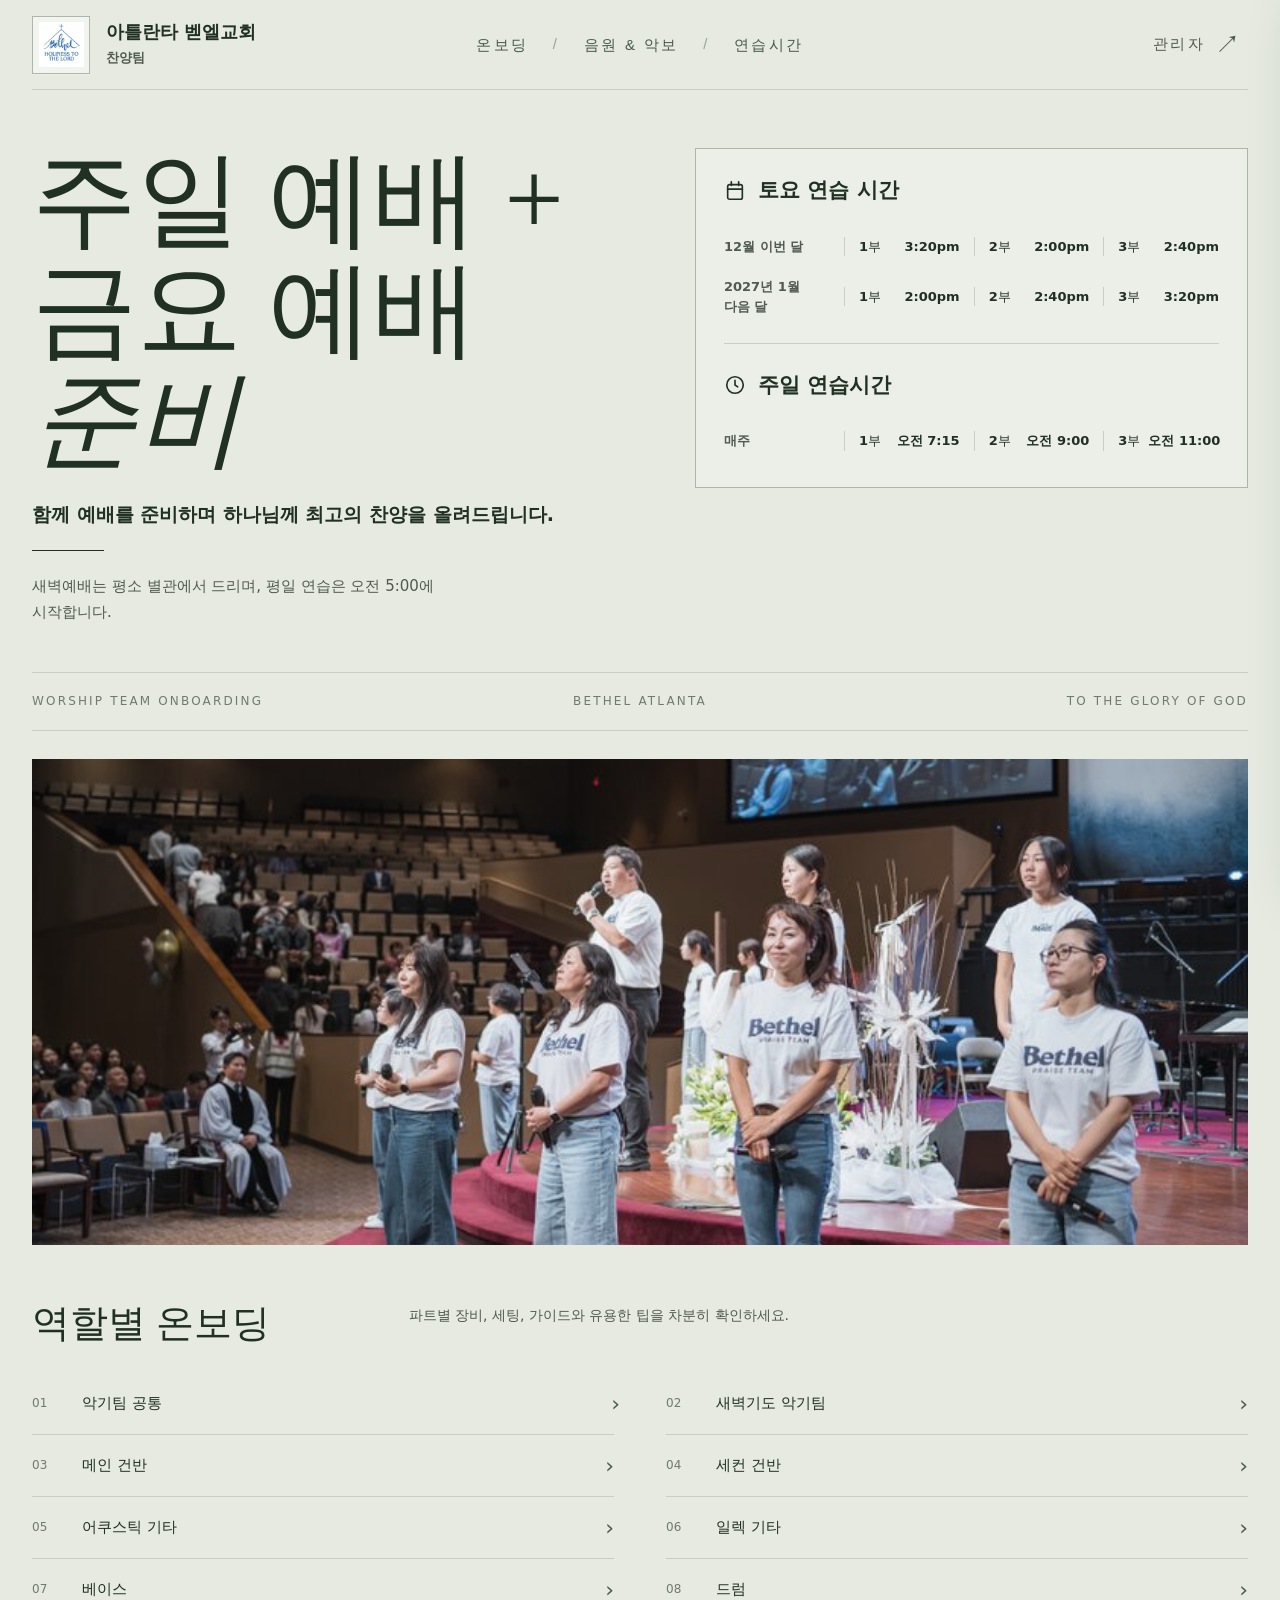
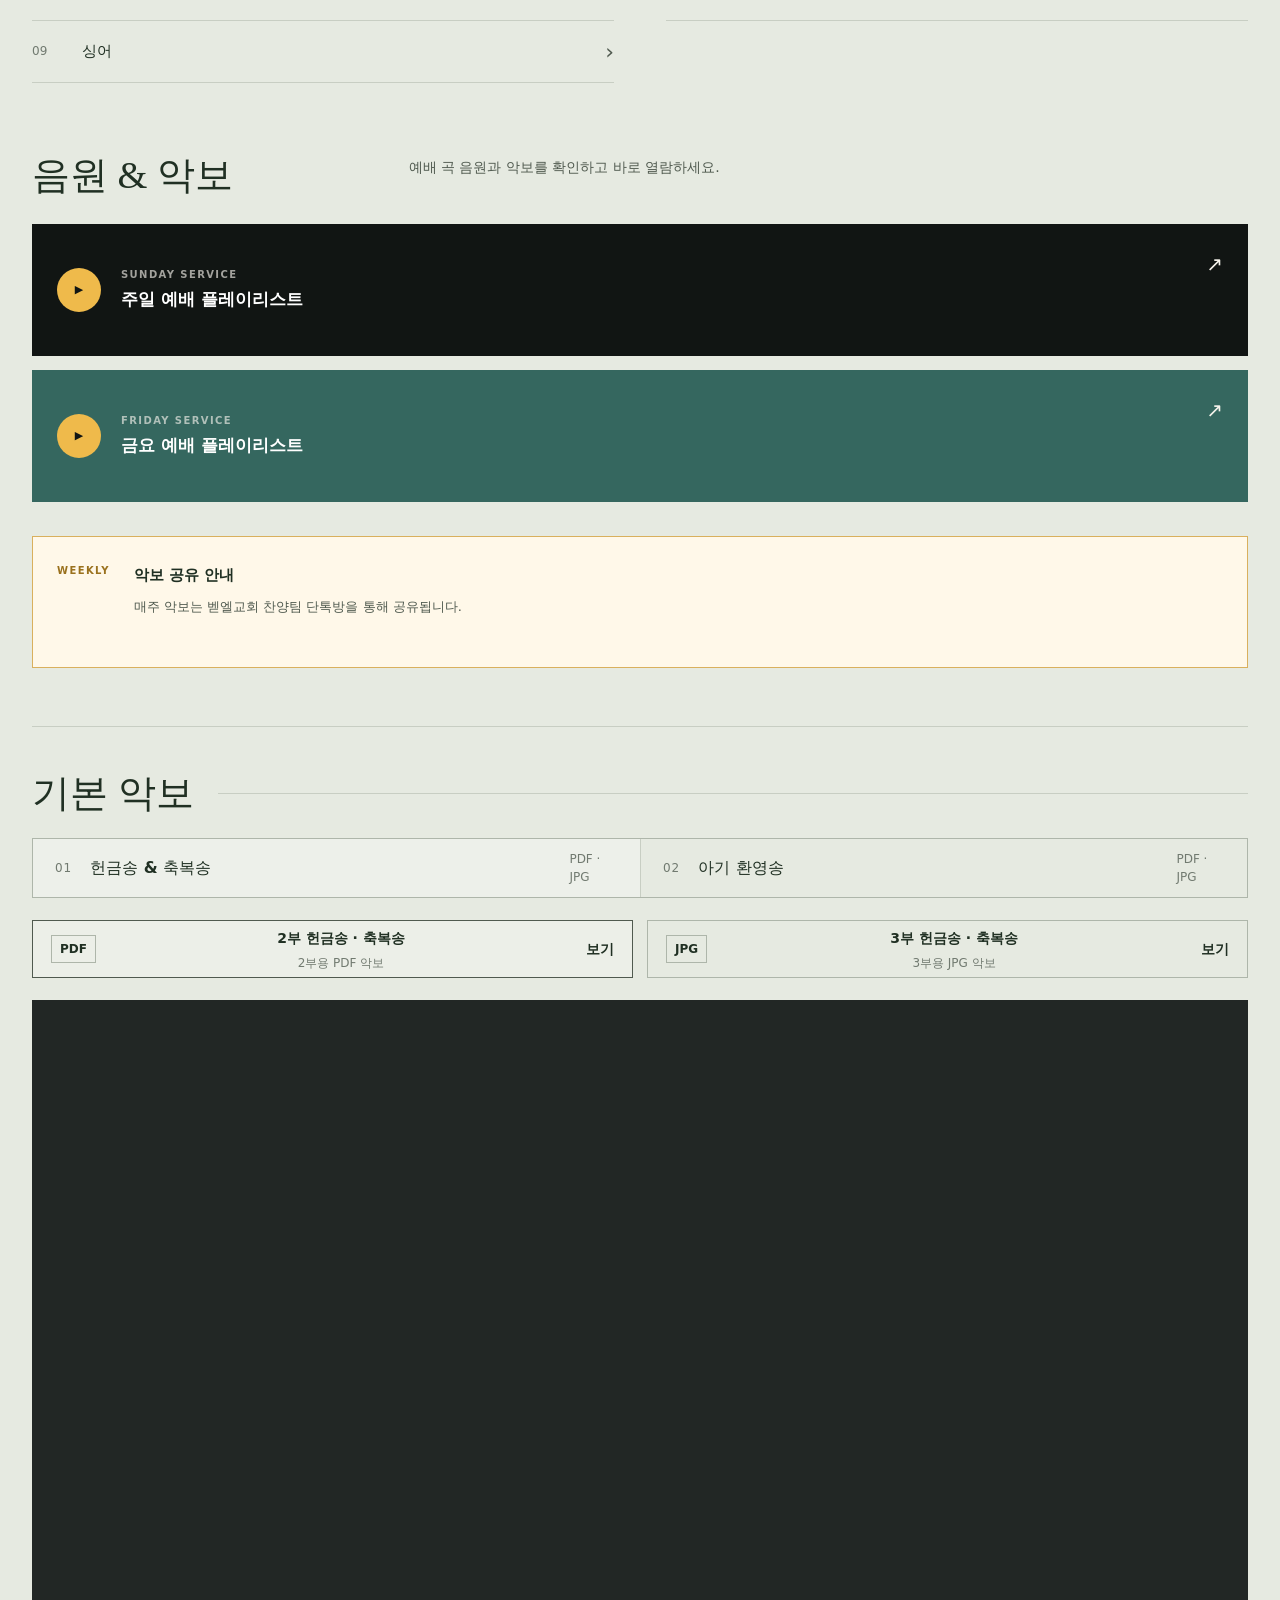
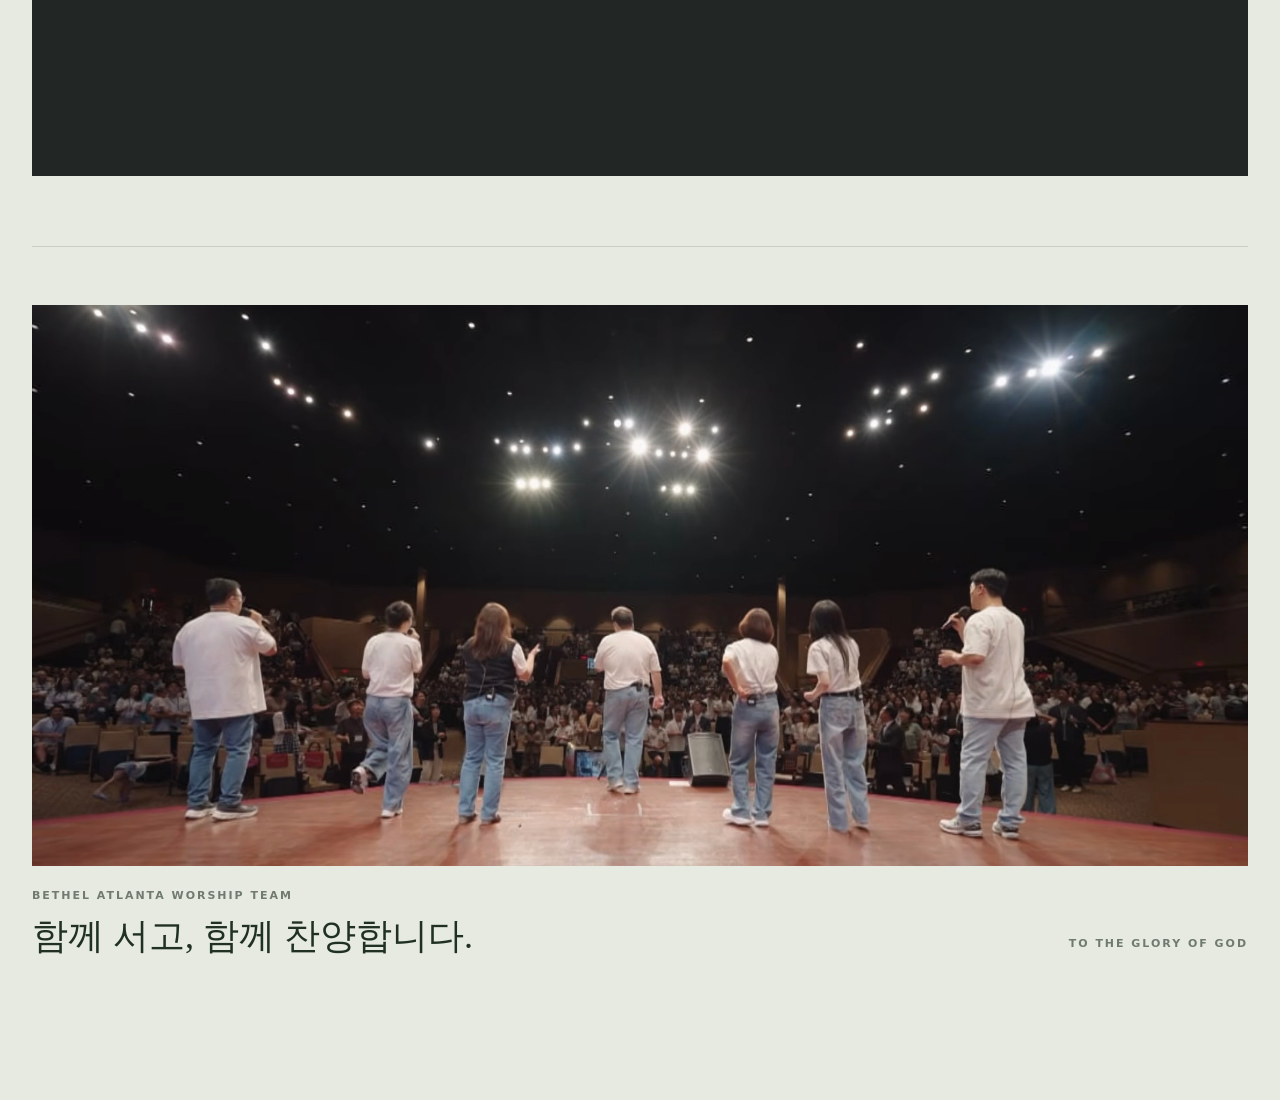
<file: index.html>
<!doctype html>
<html lang="ko">
  <head>
    <meta charset="utf-8">
    <meta name="viewport" content="width=device-width, initial-scale=1">
    <title>아틀란타 벧엘교회 찬양팀</title>
    <link rel="icon" href="assets/bethel-logo.jpeg">
    <link rel="stylesheet" href="styles.css?v=20260831-closing-photo-v1">
  </head>
  <body class="app-body">
    <header class="vfc-header" aria-label="사이트 상단 메뉴">
      <a class="vfc-brand" href="index.html#practice" aria-label="아틀란타 벧엘교회 찬양팀 홈">
        <span class="vfc-logo-frame">
          <img class="brand-logo" src="assets/bethel-logo.jpeg" alt="Bethel Holiness to the Lord">
        </span>
        <span>
          <strong>아틀란타 벧엘교회</strong>
          <small>찬양팀</small>
        </span>
      </a>

      <nav class="vfc-nav" aria-label="주요 메뉴">
        <a href="/onboarding/aviom">온보딩</a>
        <span aria-hidden="true">/</span>
        <a href="#songbook">음원 &amp; 악보</a>
        <span aria-hidden="true">/</span>
        <a href="#practice">연습시간</a>
      </nav>

      <button class="admin-open-link" id="adminOpen" type="button">
        관리자
        <span aria-hidden="true">↗</span>
      </button>
    </header>

    <div class="app-shell">
      <section class="vfc-hero" id="practice" aria-labelledby="heroTitle">
        <div class="vfc-hero-copy">
          <h1 id="heroTitle" class="hero-title-worship">
            <span>주일 예배 +</span>
            <span>금요 예배</span>
            <strong>준비</strong>
          </h1>
          <p class="hero-subtitle">함께 예배를 준비하며 하나님께 최고의 찬양을 올려드립니다.</p>
          <span class="hero-rule" aria-hidden="true"></span>
          <p class="hero-copy-note">새벽예배는 평소 별관에서 드리며, 평일 연습은 오전 5:00에 시작합니다.</p>
        </div>

        <div class="vfc-schedule-board" aria-label="연습 시간">
          <div class="top-practice-times" id="topPracticeTimes" aria-label="이번 달과 다음 달 토요 연습 시간"></div>
          <section class="top-service-times" aria-labelledby="topServiceTimesTitle">
            <span class="top-service-heading" id="topServiceTimesTitle">주일 연습시간</span>
            <div class="top-service-list service-times-list" id="sidebarServiceTimes"></div>
          </section>
        </div>
      </section>

      <div class="site-meta-row" aria-label="사이트 맥락">
        <span>Worship Team Onboarding</span>
        <span>Bethel Atlanta</span>
        <span>To the Glory of God</span>
      </div>

      <figure class="image-band">
        <img src="assets/bethel-praise-team-stage.jpg" alt="벧엘교회 찬양팀이 예배 무대에서 함께 서 있는 모습">
      </figure>

      <section class="quick-panels" aria-label="빠른 자료">
        <section class="role-section" id="onboarding" aria-labelledby="onboardingTitle">
          <div class="section-heading">
            <h2 class="section-label" id="onboardingTitle">역할별 온보딩</h2>
            <p>파트별 장비, 세팅, 가이드와 유용한 팁을 차분히 확인하세요.</p>
          </div>
          <nav class="role-list" id="roleGrid" aria-label="파트별 온보딩"></nav>
        </section>

        <section class="songbook-panel" id="songbook" aria-labelledby="songbookTitle">
          <div class="section-heading">
            <h2 id="songbookTitle">음원 &amp; 악보</h2>
            <p>예배 곡 음원과 악보를 확인하고 바로 열람하세요.</p>
          </div>

          <div class="music-prep-grid">
            <nav class="playlist-strip" aria-label="예배 플레이리스트">
              <a class="playlist-link playlist-link-sunday" href="https://www.youtube.com/playlist?list=PLl9hj6fNvw1Fi4PGkWwMiS6gyCDs3udoj" target="_blank" rel="noopener noreferrer" aria-label="주일 예배 플레이리스트 열기">
                <span class="play-icon" aria-hidden="true">▶</span>
                <span class="playlist-copy"><small>Sunday service</small><strong>주일 예배 플레이리스트</strong></span>
                <span class="playlist-arrow" aria-hidden="true">↗</span>
              </a>
              <a class="playlist-link playlist-link-friday" href="https://www.youtube.com/playlist?list=PLl9hj6fNvw1G7-RC3SlAN1_Q0cqBYavot" target="_blank" rel="noopener noreferrer" aria-label="금요 예배 플레이리스트 열기">
                <span class="play-icon" aria-hidden="true">▶</span>
                <span class="playlist-copy"><small>Friday service</small><strong>금요 예배 플레이리스트</strong></span>
                <span class="playlist-arrow" aria-hidden="true">↗</span>
              </a>
            </nav>

            <aside class="songbook-notes" aria-label="악보 공유 안내">
              <span class="note-number">Weekly</span>
              <div>
                <strong>악보 공유 안내</strong>
                <p>매주 악보는 벧엘교회 찬양팀 단톡방을 통해 공유됩니다.</p>
              </div>
            </aside>
          </div>
        </section>
      </section>

      <main class="app-content dashboard-content" id="dashboard" aria-label="주일 예배와 금요 예배 준비">
        <section class="score-viewer-section" id="score-viewer" aria-labelledby="scoreViewerTitle">
          <div class="score-section-heading">
            <h2 id="scoreViewerTitle">기본 악보</h2>
          </div>

          <section class="pdf-shell" aria-labelledby="currentSongTitle">
            <div class="pdf-toolbar">
              <span class="visually-hidden" id="currentSongTitle">헌금송 &amp; 축복송</span>
              <section class="song-strip" aria-label="예배 찬양곡 선택">
                <button class="song-tab is-active" type="button" data-song="offeringGreeting">
                  <span class="song-title-row">
                    <span class="song-title"><span class="number-badge teal">01</span><span data-song-title>헌금송 &amp; 축복송</span></span>
                    <span class="song-badge">PDF · JPG</span>
                  </span>
                </button>
                <button class="song-tab" type="button" data-song="special">
                  <span class="song-title-row">
                    <span class="song-title"><span class="number-badge">02</span><span data-song-title>아기 환영송</span></span>
                    <span class="song-badge">PDF · JPG</span>
                  </span>
                </button>
              </section>
            </div>
            <div class="song-resources" id="songResources" hidden></div>

            <div class="pdf-body">
              <div class="pdf-stage" id="pdfFrame">
                <div class="empty-pdf">
                  <div class="empty-sheet" aria-hidden="true">
                    <div class="empty-sheet-head">
                      <strong>헌금송 &amp; 축복송</strong>
                    </div>
                    <span class="staff-lines"></span>
                    <span class="staff-lines"></span>
                    <span class="staff-lines"></span>
                  </div>
                  <strong>아직 PDF가 없습니다</strong>
                  <p>관리자에서 이 곡의 악보를 업로드하세요.</p>
                </div>
              </div>
            </div>
          </section>
        </section>
      </main>

      <section class="closing-photo-section" aria-labelledby="closingPhotoTitle">
        <figure class="closing-photo">
          <img src="assets/bethel-praise-team-congregation.jpg" alt="벧엘교회 찬양팀이 무대에서 회중과 함께 예배하는 모습" loading="lazy">
          <figcaption>
            <div class="closing-photo-copy">
              <span>Bethel Atlanta Worship Team</span>
              <h2 id="closingPhotoTitle">함께 서고, 함께 찬양합니다.</h2>
            </div>
            <p>To the glory of God</p>
          </figcaption>
        </figure>
      </section>
    </div>

    <div class="drawer-backdrop" id="drawerBackdrop" hidden></div>
    <aside class="admin-drawer" id="adminDrawer" aria-labelledby="adminTitle" aria-hidden="true">
      <div class="drawer-header">
        <div>
          <p class="section-label">관리자</p>
          <h2 id="adminTitle">사이트 내용 수정</h2>
        </div>
        <button class="icon-button" id="adminClose" type="button" aria-label="관리자 닫기">×</button>
      </div>

      <form class="admin-lock" id="adminLock">
        <label for="adminCode">관리자 코드</label>
        <div class="inline-form">
          <input id="adminCode" name="adminCode" type="password" autocomplete="current-password">
          <button type="submit">열기</button>
        </div>
        <p class="form-message" id="lockMessage" role="status"></p>
      </form>

      <form class="admin-form" id="adminForm" hidden>
        <div class="admin-tabs" role="tablist" aria-label="관리자 메뉴">
          <button class="is-active" type="button" data-admin-tab="songs">악보</button>
          <button type="button" data-admin-tab="practice">연습 시간</button>
          <button type="button" data-admin-tab="resources">리소스</button>
        </div>

        <section class="admin-panel is-active" data-admin-panel="songs">
          <label for="songSelect">곡</label>
          <select id="songSelect" name="songSelect"></select>

          <label for="songTitleInput">곡 제목</label>
          <input id="songTitleInput" name="songTitleInput" type="text">

          <label for="songSubtitleInput">설명</label>
          <input id="songSubtitleInput" name="songSubtitleInput" type="text">

          <label for="notesInput">메모</label>
          <textarea id="notesInput" name="notesInput" rows="7"></textarea>

          <label for="pdfInput">악보 PDF</label>
          <input id="pdfInput" name="pdfInput" type="file" accept="application/pdf">
          <p class="upload-preview" id="uploadPreview">선택된 새 PDF가 없습니다.</p>

          <div class="button-row">
            <button type="button" id="saveSong">곡 저장</button>
            <button class="secondary-button" type="button" id="clearPdf">PDF 지우기</button>
          </div>
          <p class="form-message neutral" id="songSaveMessage" role="status"></p>
        </section>

        <section class="admin-panel" data-admin-panel="practice" hidden>
          <label for="slotOne">1부 섬김자</label>
          <input id="slotOne" type="text">
          <label for="slotTwo">2부 섬김자</label>
          <input id="slotTwo" type="text">
          <label for="slotThree">3부 섬김자</label>
          <input id="slotThree" type="text">
          <label for="sundayInput">주일 안내</label>
          <textarea id="sundayInput" rows="3"></textarea>

          <div class="button-row">
            <button type="button" id="savePractice">연습 시간 저장</button>
            <button class="secondary-button" type="button" id="resetContent">초기화</button>
          </div>
          <p class="form-message neutral" id="practiceSaveMessage" role="status"></p>
        </section>

        <section class="admin-panel" data-admin-panel="resources" hidden>
          <div class="admin-info-card">
            <strong>공유 안내</strong>
            <span>악보는 사이트와 벧엘교회 찬양팀 카카오톡 단체방에 함께 공유해 주세요.</span>
          </div>
          <div class="admin-info-card">
            <strong>공통 리소스</strong>
            <span>Transpose 확장, Aviom 안내, 파트별 온보딩은 악기팀 공통 온보딩에서 확인할 수 있습니다.</span>
          </div>
        </section>
      </form>
    </aside>

    <script src="practice-schedule.js?v=20260708-rotating-practice"></script>
    <script src="onboarding-data.js?v=20260817-drums-photo-v1"></script>
    <script src="script.js?v=20260817-morning-prayer-team-v1"></script>
  </body>
</html>
</file>
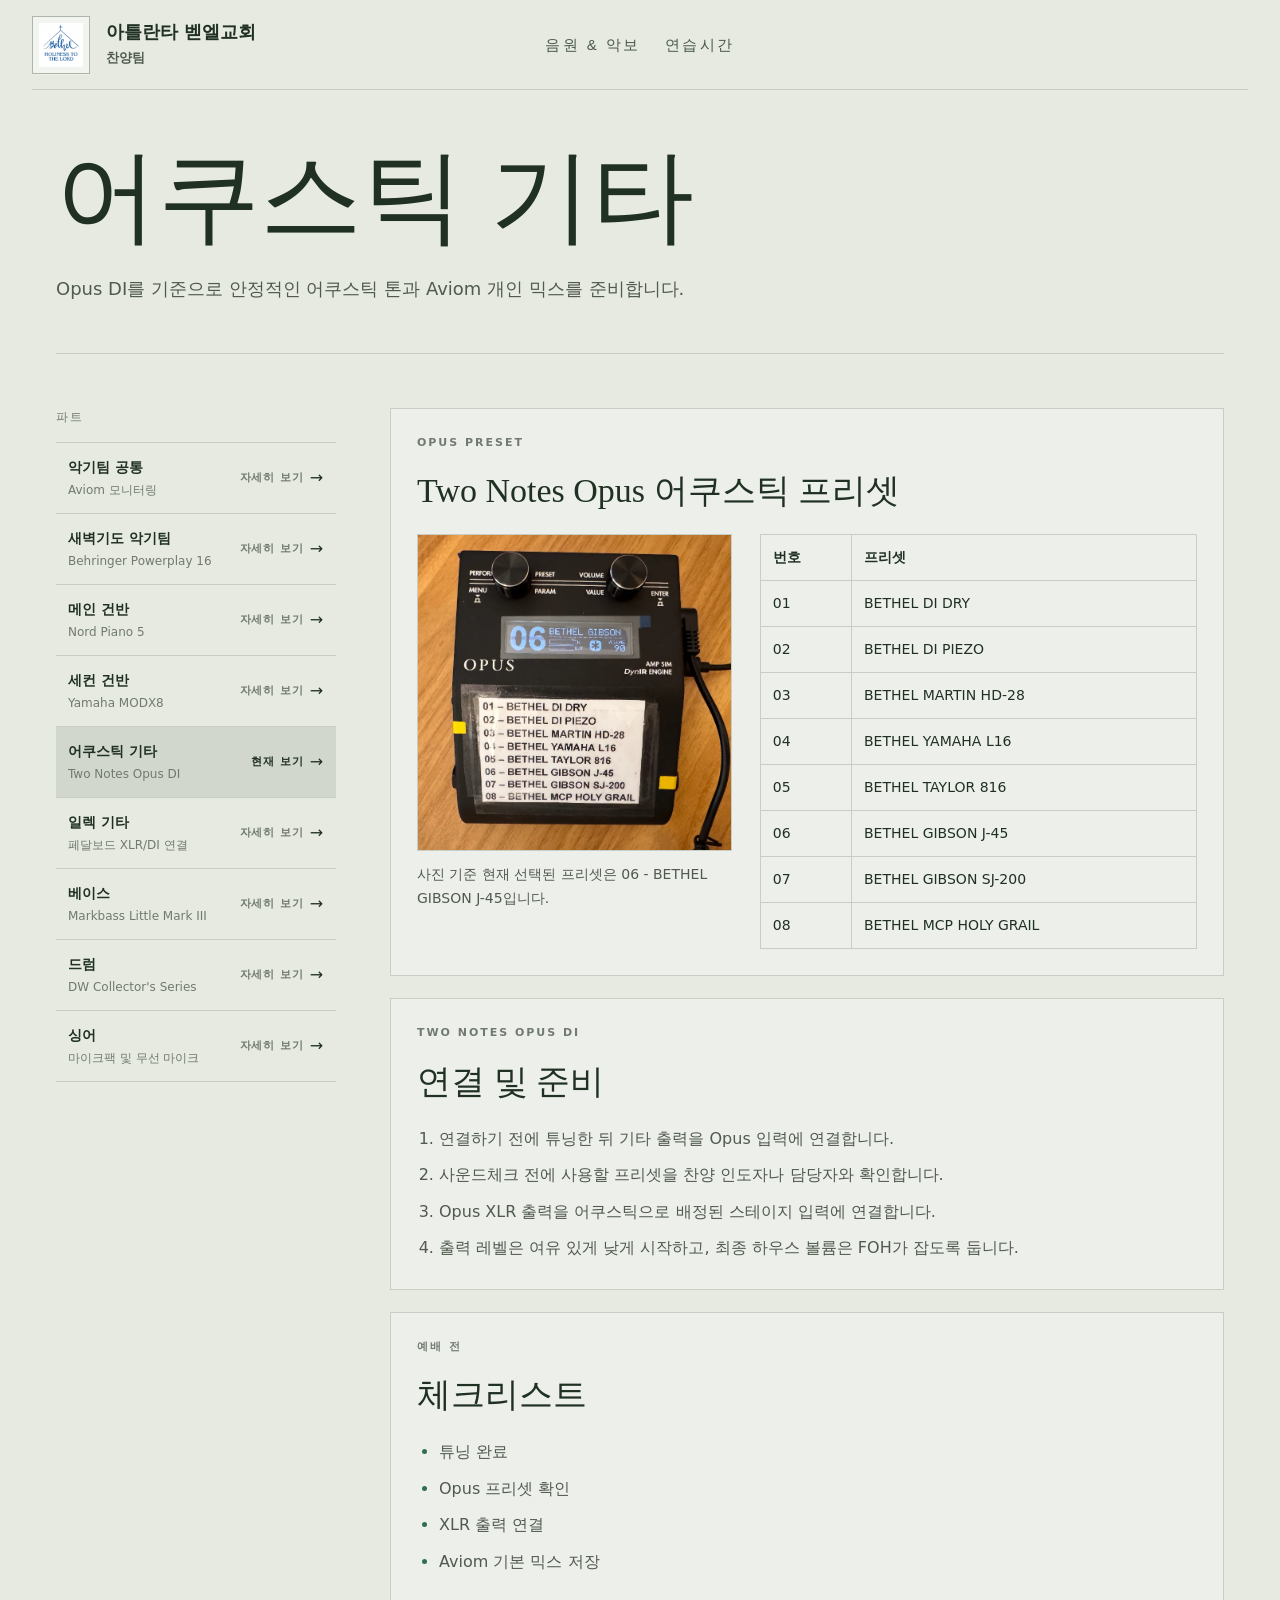
<file: onboarding/acoustic-guitar.html>
<!doctype html>
<html lang="ko">
  <head>
    <meta charset="utf-8">
    <meta name="viewport" content="width=device-width, initial-scale=1">
    <title>어쿠스틱 기타 | 아틀란타 벧엘교회 찬양팀</title>
    <link rel="icon" href="../assets/bethel-logo.jpeg">
    <link rel="stylesheet" href="../styles.css?v=20260827-role-nav-v1">
  </head>
  <body data-role="acoustic-guitar">
    <header class="site-shell">
      <div class="topbar" aria-label="사이트 내비게이션">
        <a class="brand" href="../index.html#songbook" aria-label="찬양팀 홈">
          <img class="brand-logo" src="../assets/bethel-logo.jpeg" alt="Bethel Holiness to the Lord">
          <span><strong>아틀란타 벧엘교회</strong><small>찬양팀</small></span>
        </a>
        <nav class="nav-links" aria-label="주요 메뉴">
          <a href="../index.html#songbook">음원 &amp; 악보</a>
          <a href="../index.html#practice">연습시간</a>
        </nav>
      </div>
    </header>
    <main class="role-page">
      <section class="role-hero site-shell">
        <h1 id="roleTitle"></h1>
        <p id="roleSummary" class="lede"></p>
        <div class="role-focus" id="roleFocus"></div>
      </section>
      <section class="role-layout site-shell">
        <aside class="role-sidebar" aria-label="파트별 온보딩">
          <h2>파트</h2>
          <nav id="roleNav"></nav>
        </aside>
        <div class="role-content">
          <article class="detail-card">
            <span class="practice-label" id="roleEquipment"></span>
            <h2>연결 및 준비</h2>
            <ol id="setupList"></ol>
          </article>
          <article class="detail-card">
            <span class="practice-label">예배 전</span>
            <h2>체크리스트</h2>
            <ul class="checklist" id="checklist"></ul>
          </article>
        </div>
      </section>
    </main>
    <script src="../practice-schedule.js?v=20260708-rotating-practice"></script>
    <script src="../onboarding-data.js?v=20260817-drums-photo-v1"></script>
    <script src="../onboarding-page.js?v=20260817-morning-prayer-team-v1"></script>
  </body>
</html>
</file>
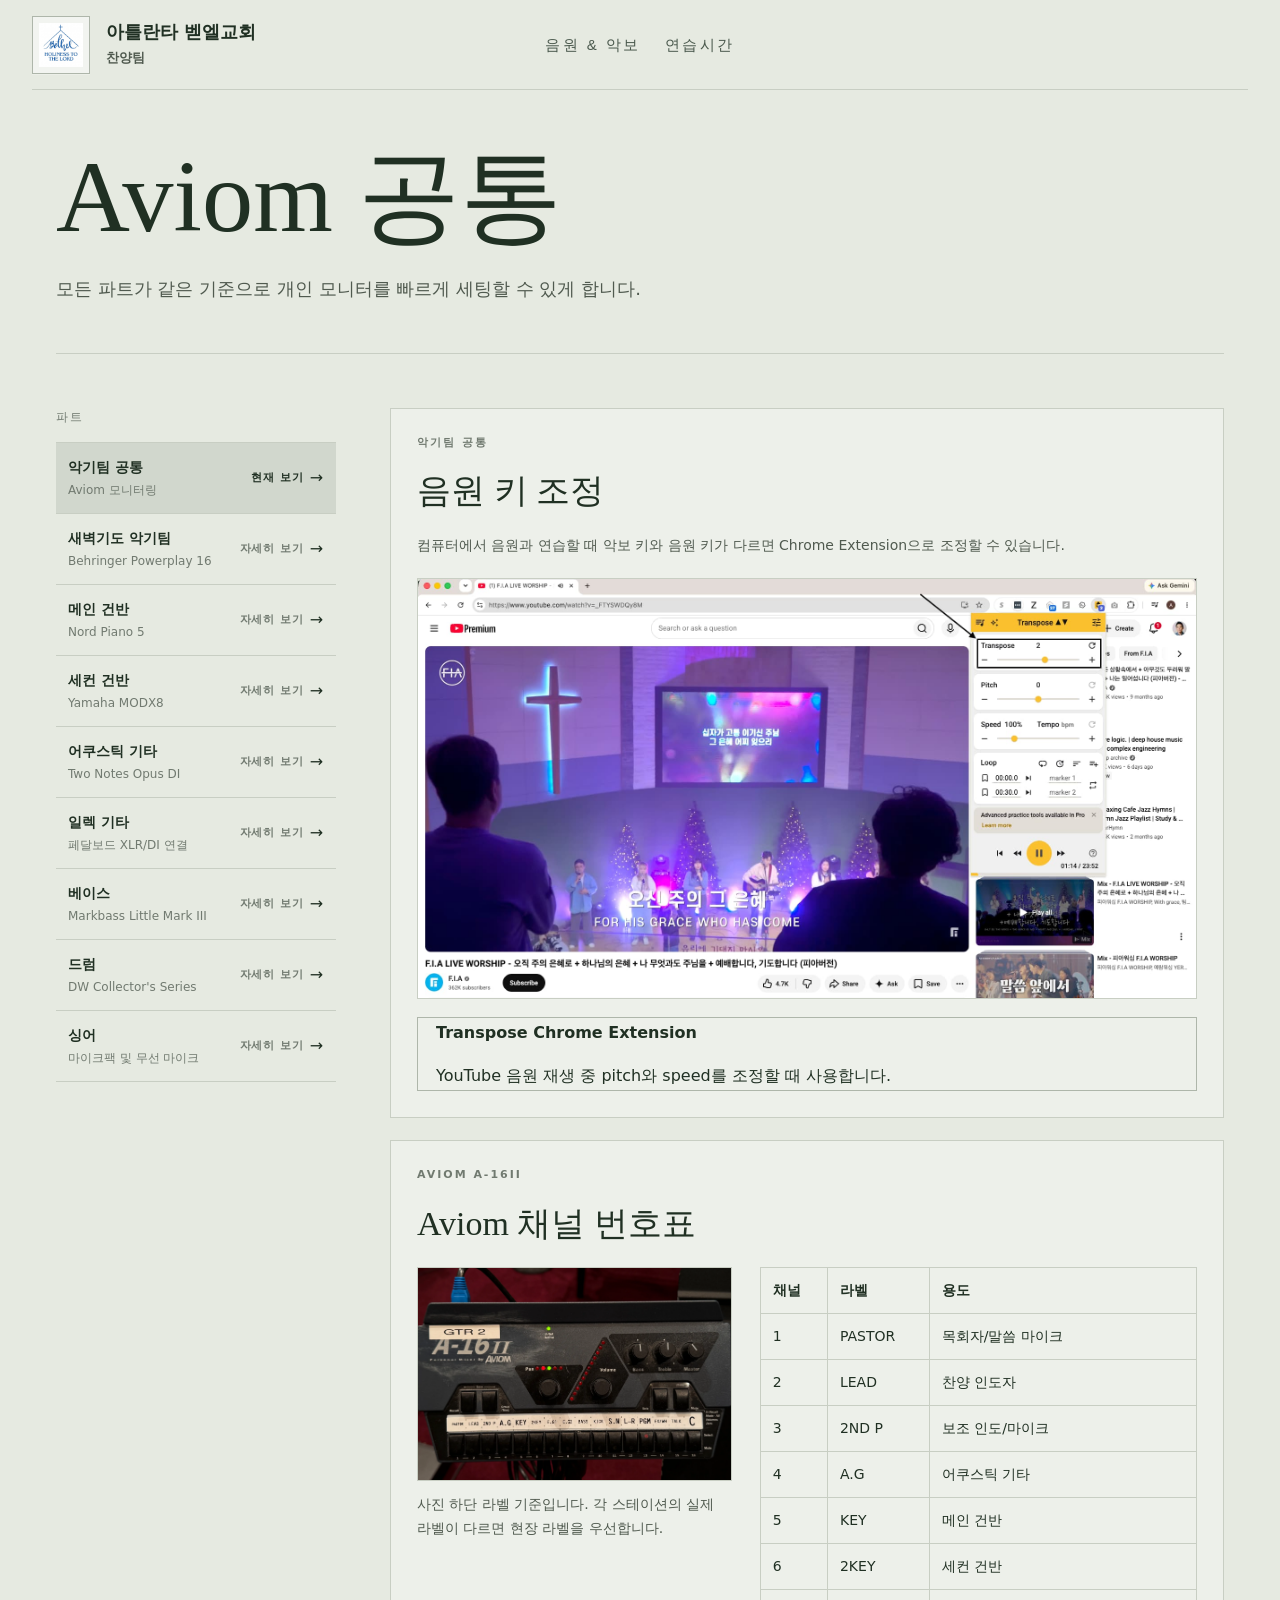
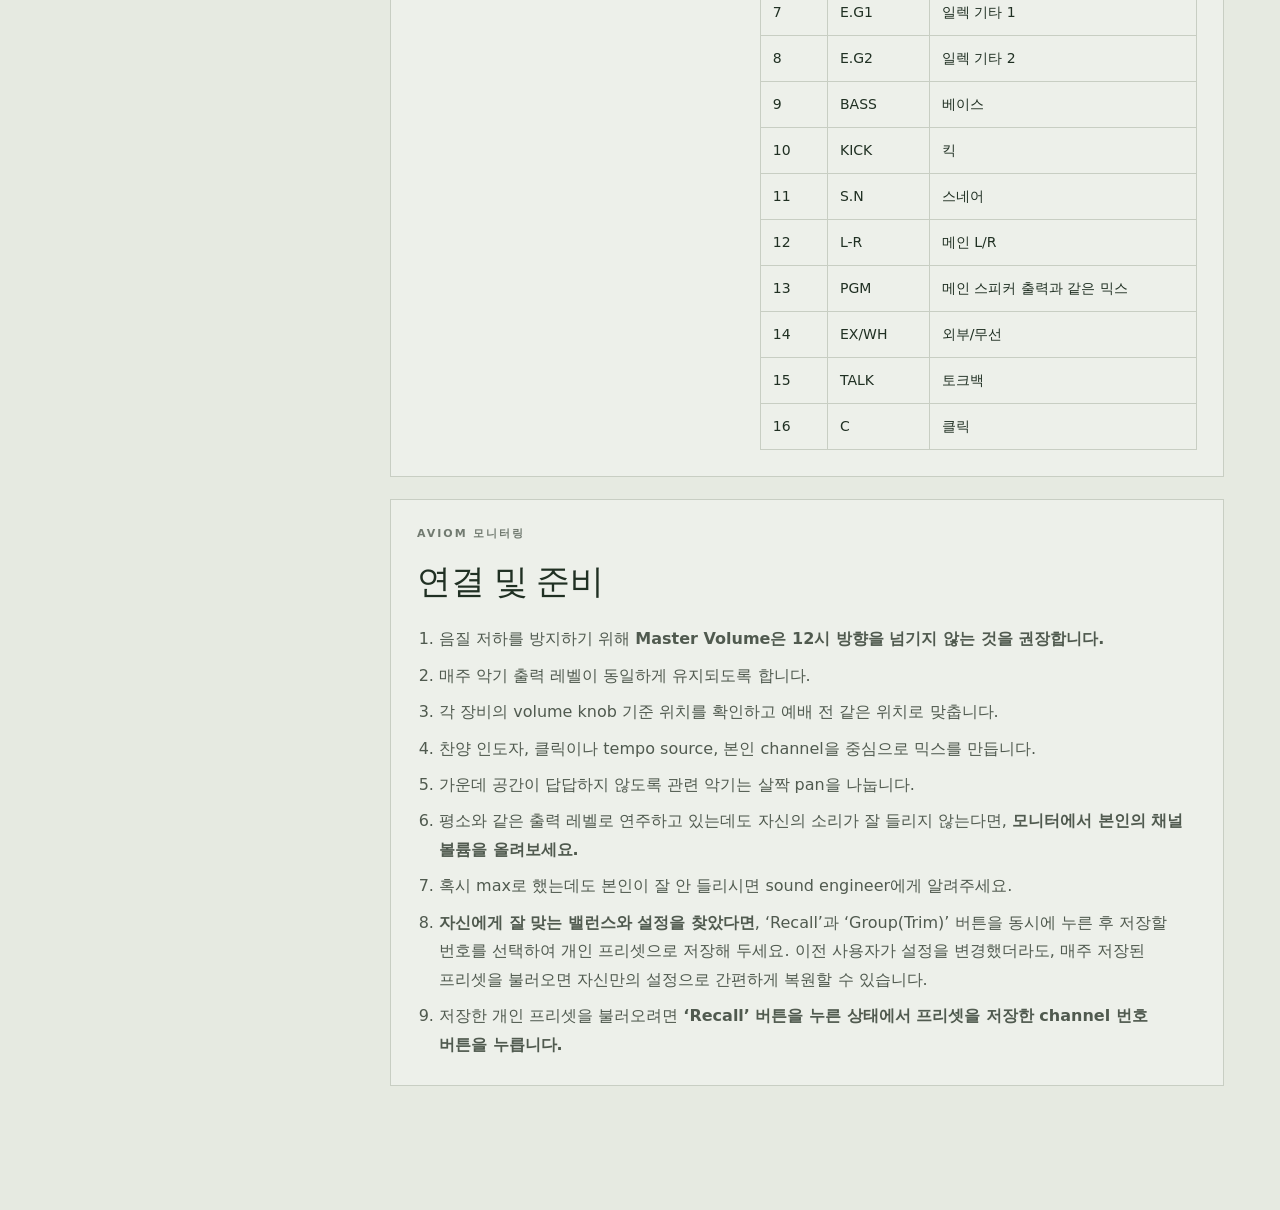
<file: onboarding/aviom.html>
<!doctype html>
<html lang="ko">
  <head>
    <meta charset="utf-8">
    <meta name="viewport" content="width=device-width, initial-scale=1">
    <title>Aviom | 아틀란타 벧엘교회 찬양팀</title>
    <link rel="icon" href="../assets/bethel-logo.jpeg">
    <link rel="stylesheet" href="../styles.css?v=20260827-role-nav-v1">
  </head>
  <body data-role="aviom">
    <header class="site-shell">
      <div class="topbar" aria-label="사이트 내비게이션">
        <a class="brand" href="../index.html#songbook" aria-label="찬양팀 홈">
          <img class="brand-logo" src="../assets/bethel-logo.jpeg" alt="Bethel Holiness to the Lord">
          <span><strong>아틀란타 벧엘교회</strong><small>찬양팀</small></span>
        </a>
        <nav class="nav-links" aria-label="주요 메뉴">
          <a href="../index.html#songbook">음원 &amp; 악보</a>
          <a href="../index.html#practice">연습시간</a>
        </nav>
      </div>
    </header>
    <main class="role-page">
      <section class="role-hero site-shell">
        <h1 id="roleTitle"></h1>
        <p id="roleSummary" class="lede"></p>
        <div class="role-focus" id="roleFocus"></div>
      </section>
      <section class="role-layout site-shell">
        <aside class="role-sidebar" aria-label="파트별 온보딩">
          <h2>파트</h2>
          <nav id="roleNav"></nav>
        </aside>
        <div class="role-content">
          <article class="detail-card"><span class="practice-label" id="roleEquipment"></span><h2>연결 및 준비</h2><ol id="setupList"></ol></article>
          <article class="detail-card"><span class="practice-label">예배 전</span><h2>체크리스트</h2><ul class="checklist" id="checklist"></ul></article>
        </div>
      </section>
    </main>
    <script src="../practice-schedule.js?v=20260708-rotating-practice"></script>
    <script src="../onboarding-data.js?v=20260831-aviom-setup-v3"></script>
    <script src="../onboarding-page.js?v=20260817-morning-prayer-team-v1"></script>
  </body>
</html>
</file>
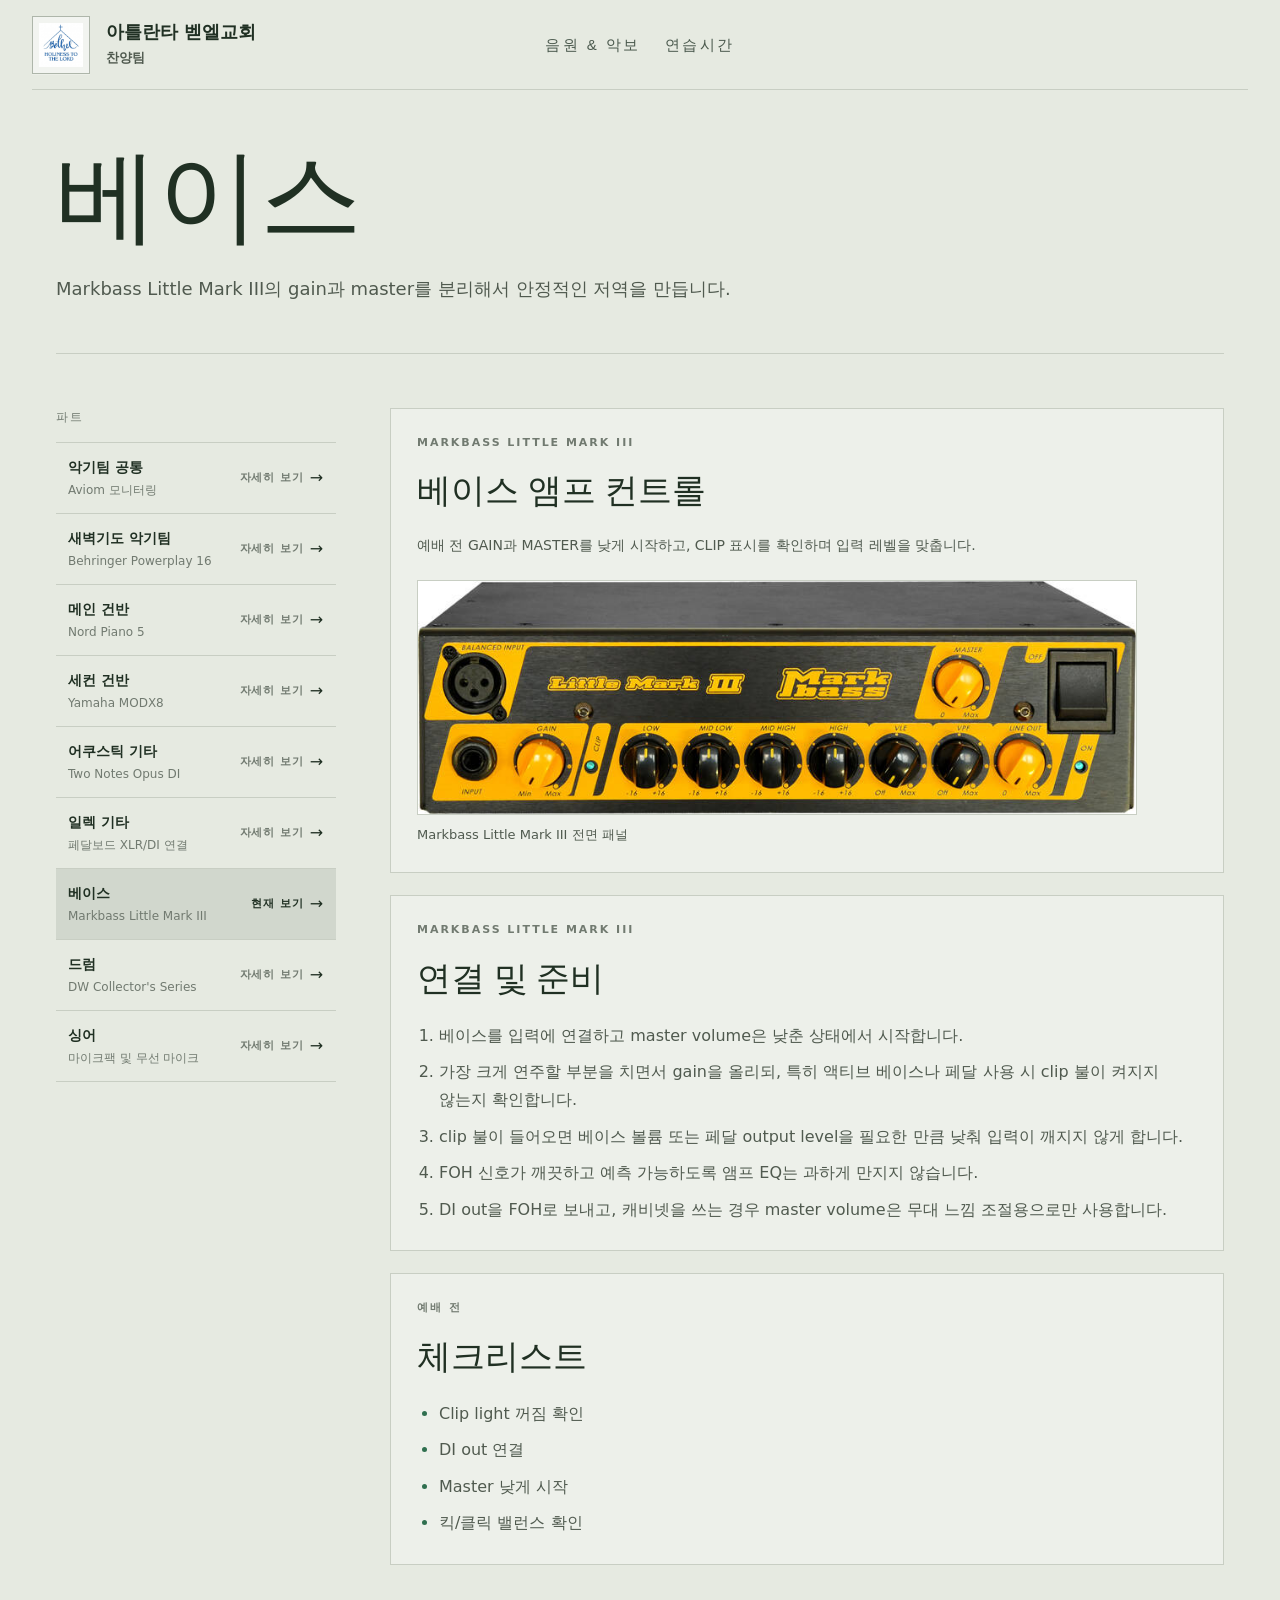
<file: onboarding/bass.html>
<!doctype html>
<html lang="ko">
  <head>
    <meta charset="utf-8">
    <meta name="viewport" content="width=device-width, initial-scale=1">
    <title>베이스 | 아틀란타 벧엘교회 찬양팀</title>
    <link rel="icon" href="../assets/bethel-logo.jpeg">
    <link rel="stylesheet" href="../styles.css?v=20260827-role-nav-v1">
  </head>
  <body data-role="bass">
    <header class="site-shell">
      <div class="topbar" aria-label="사이트 내비게이션">
        <a class="brand" href="../index.html#songbook" aria-label="찬양팀 홈">
          <img class="brand-logo" src="../assets/bethel-logo.jpeg" alt="Bethel Holiness to the Lord">
          <span><strong>아틀란타 벧엘교회</strong><small>찬양팀</small></span>
        </a>
        <nav class="nav-links" aria-label="주요 메뉴">
          <a href="../index.html#songbook">음원 &amp; 악보</a>
          <a href="../index.html#practice">연습시간</a>
        </nav>
      </div>
    </header>
    <main class="role-page">
      <section class="role-hero site-shell">
        <h1 id="roleTitle"></h1>
        <p id="roleSummary" class="lede"></p>
        <div class="role-focus" id="roleFocus"></div>
      </section>
      <section class="role-layout site-shell">
        <aside class="role-sidebar" aria-label="파트별 온보딩">
          <h2>파트</h2>
          <nav id="roleNav"></nav>
        </aside>
        <div class="role-content">
          <article class="detail-card"><span class="practice-label" id="roleEquipment"></span><h2>연결 및 준비</h2><ol id="setupList"></ol></article>
          <article class="detail-card"><span class="practice-label">예배 전</span><h2>체크리스트</h2><ul class="checklist" id="checklist"></ul></article>
        </div>
      </section>
    </main>
    <script src="../practice-schedule.js?v=20260708-rotating-practice"></script>
    <script src="../onboarding-data.js?v=20260817-drums-photo-v1"></script>
    <script src="../onboarding-page.js?v=20260817-morning-prayer-team-v1"></script>
  </body>
</html>
</file>
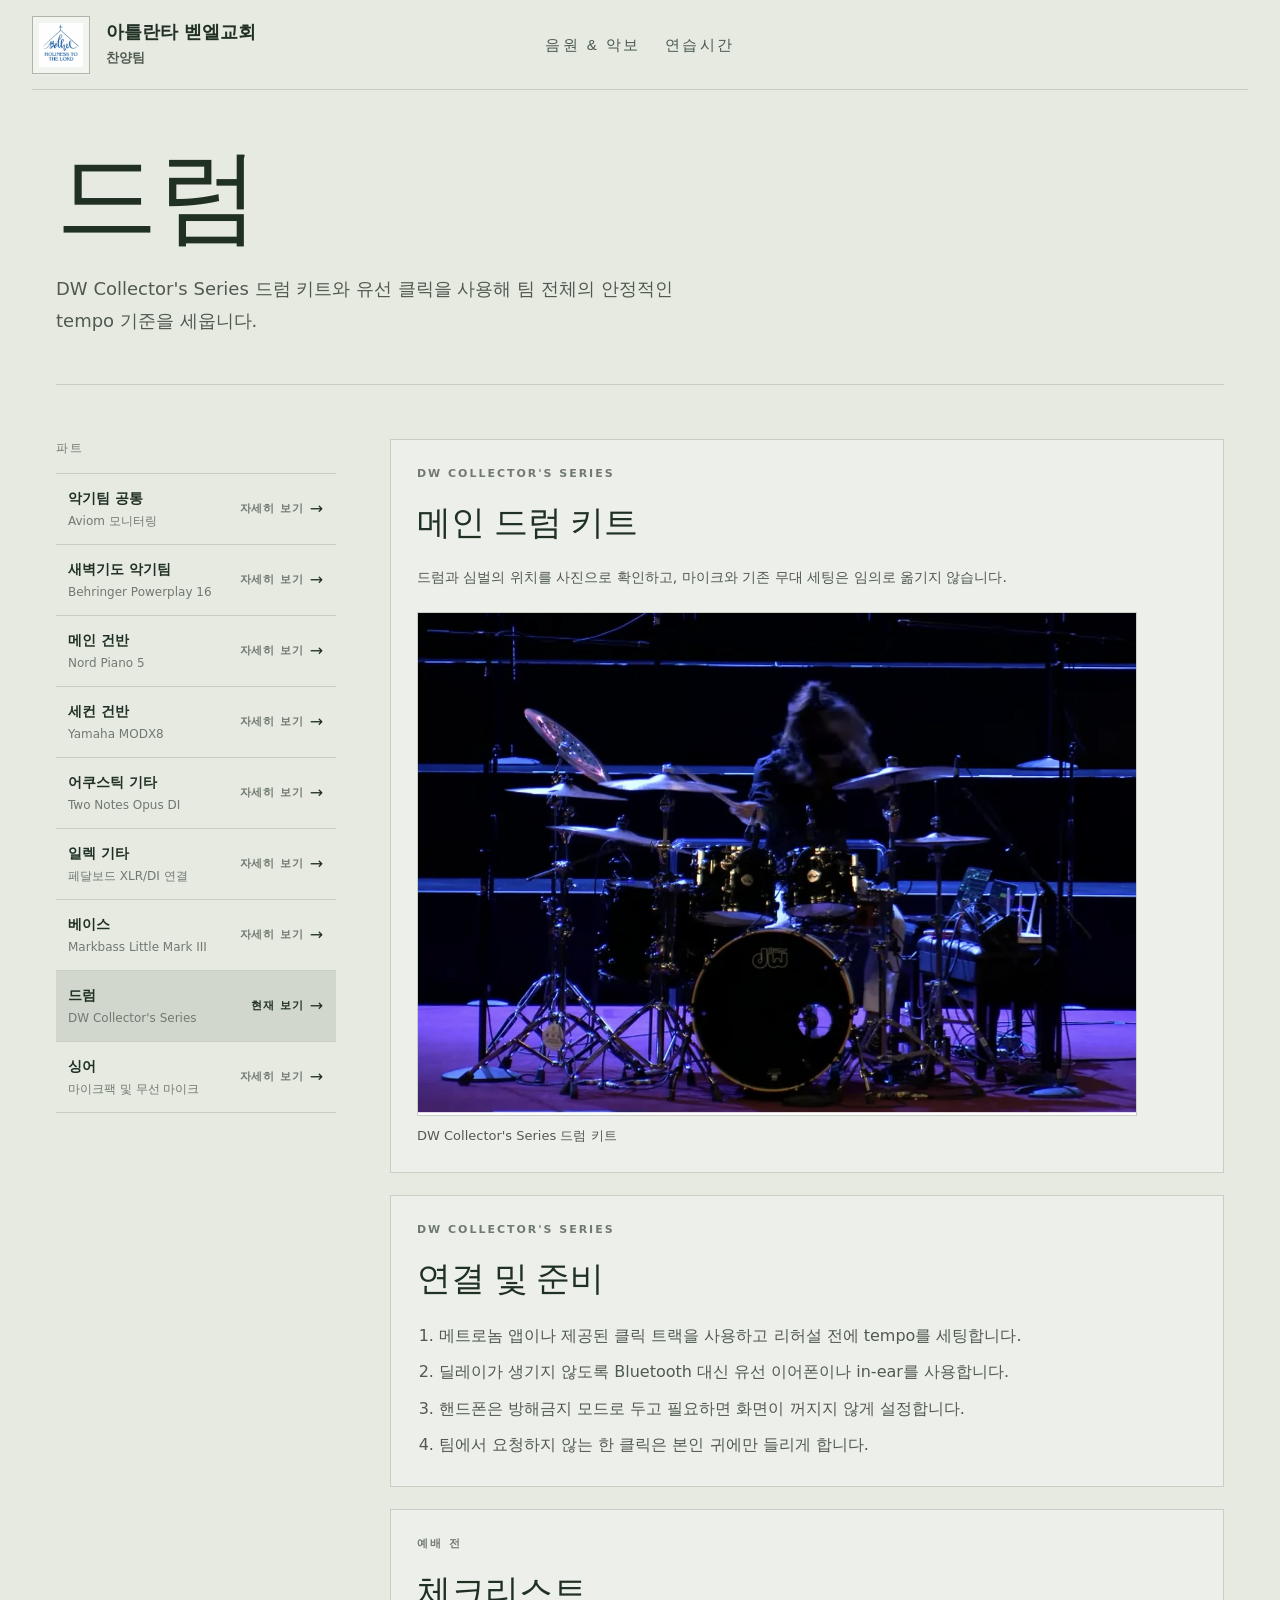
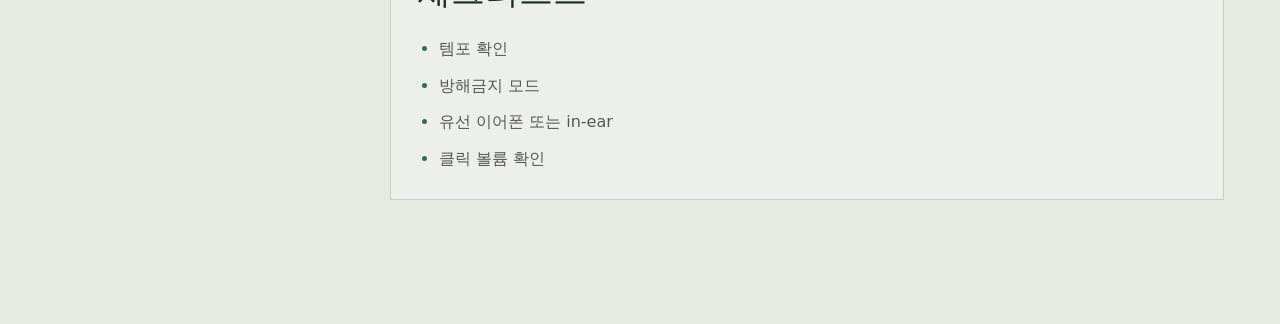
<file: onboarding/drums.html>
<!doctype html>
<html lang="ko">
  <head>
    <meta charset="utf-8">
    <meta name="viewport" content="width=device-width, initial-scale=1">
    <title>드럼 | 아틀란타 벧엘교회 찬양팀</title>
    <link rel="icon" href="../assets/bethel-logo.jpeg">
    <link rel="stylesheet" href="../styles.css?v=20260827-role-nav-v1">
  </head>
  <body data-role="drums">
    <header class="site-shell">
      <div class="topbar" aria-label="사이트 내비게이션">
        <a class="brand" href="../index.html#songbook" aria-label="찬양팀 홈">
          <img class="brand-logo" src="../assets/bethel-logo.jpeg" alt="Bethel Holiness to the Lord">
          <span><strong>아틀란타 벧엘교회</strong><small>찬양팀</small></span>
        </a>
        <nav class="nav-links" aria-label="주요 메뉴">
          <a href="../index.html#songbook">음원 &amp; 악보</a>
          <a href="../index.html#practice">연습시간</a>
        </nav>
      </div>
    </header>
    <main class="role-page">
      <section class="role-hero site-shell">
        <h1 id="roleTitle"></h1>
        <p id="roleSummary" class="lede"></p>
        <div class="role-focus" id="roleFocus"></div>
      </section>
      <section class="role-layout site-shell">
        <aside class="role-sidebar" aria-label="파트별 온보딩">
          <h2>파트</h2>
          <nav id="roleNav"></nav>
        </aside>
        <div class="role-content">
          <article class="detail-card"><span class="practice-label" id="roleEquipment"></span><h2>연결 및 준비</h2><ol id="setupList"></ol></article>
          <article class="detail-card"><span class="practice-label">예배 전</span><h2>체크리스트</h2><ul class="checklist" id="checklist"></ul></article>
        </div>
      </section>
    </main>
    <script src="../practice-schedule.js?v=20260708-rotating-practice"></script>
    <script src="../onboarding-data.js?v=20260817-drums-photo-v1"></script>
    <script src="../onboarding-page.js?v=20260817-morning-prayer-team-v1"></script>
  </body>
</html>
</file>
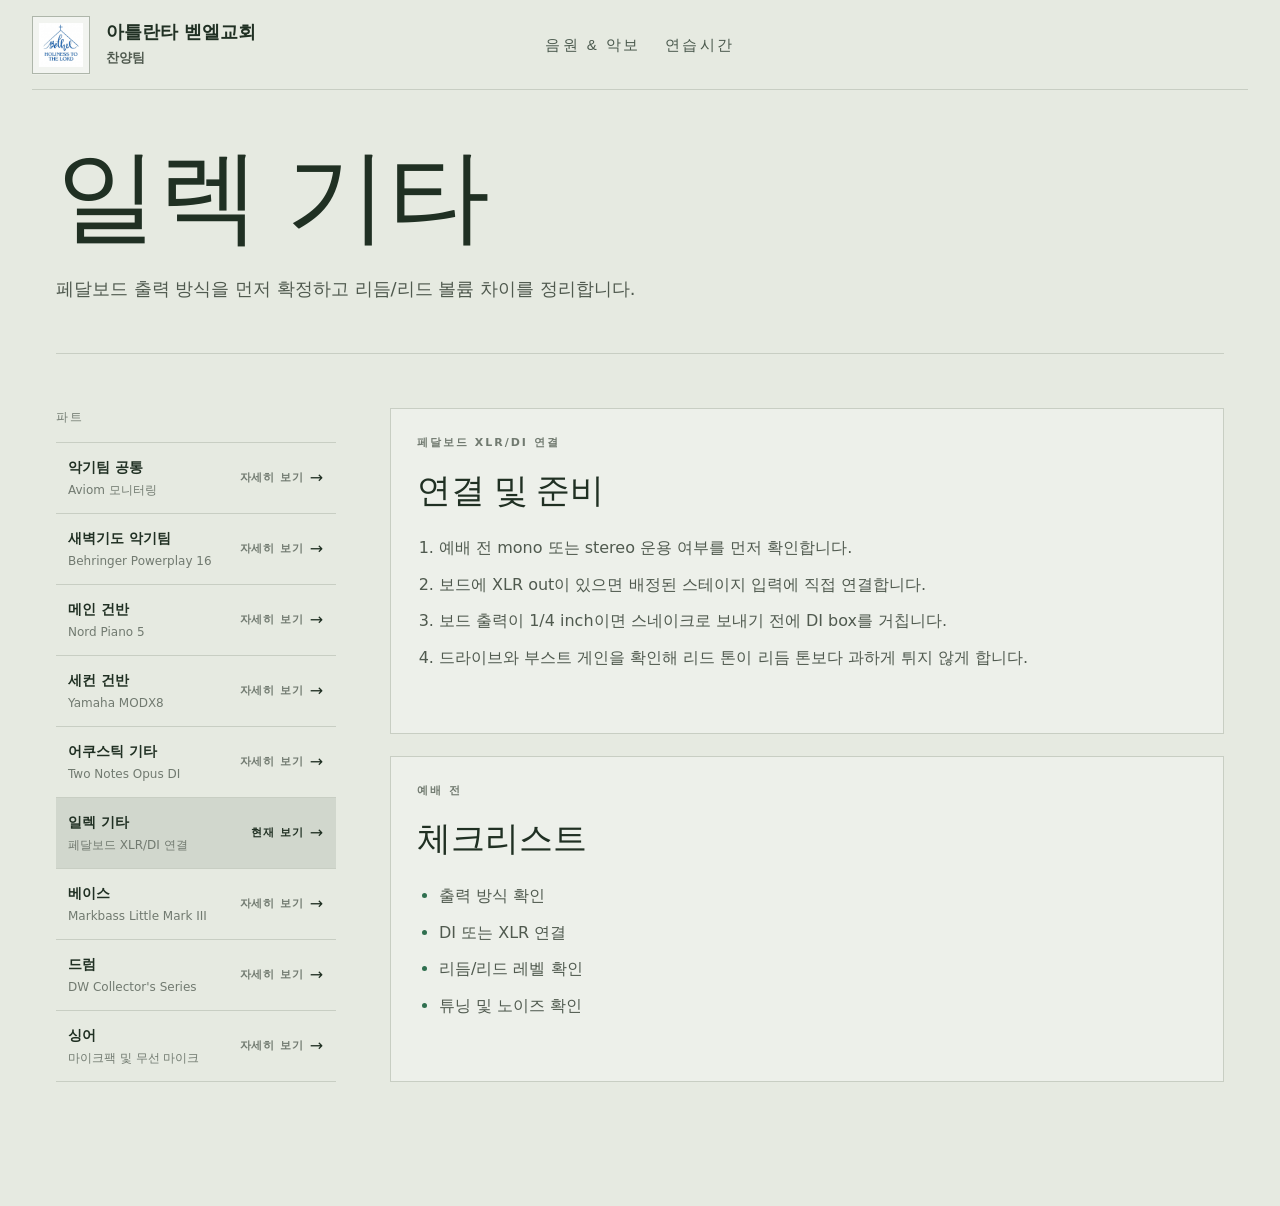
<file: onboarding/electric-guitar.html>
<!doctype html>
<html lang="ko">
  <head>
    <meta charset="utf-8">
    <meta name="viewport" content="width=device-width, initial-scale=1">
    <title>일렉 기타 | 아틀란타 벧엘교회 찬양팀</title>
    <link rel="icon" href="../assets/bethel-logo.jpeg">
    <link rel="stylesheet" href="../styles.css?v=20260827-role-nav-v1">
  </head>
  <body data-role="electric-guitar">
    <header class="site-shell">
      <div class="topbar" aria-label="사이트 내비게이션">
        <a class="brand" href="../index.html#songbook" aria-label="찬양팀 홈">
          <img class="brand-logo" src="../assets/bethel-logo.jpeg" alt="Bethel Holiness to the Lord">
          <span><strong>아틀란타 벧엘교회</strong><small>찬양팀</small></span>
        </a>
        <nav class="nav-links" aria-label="주요 메뉴">
          <a href="../index.html#songbook">음원 &amp; 악보</a>
          <a href="../index.html#practice">연습시간</a>
        </nav>
      </div>
    </header>
    <main class="role-page">
      <section class="role-hero site-shell">
        <h1 id="roleTitle"></h1>
        <p id="roleSummary" class="lede"></p>
        <div class="role-focus" id="roleFocus"></div>
      </section>
      <section class="role-layout site-shell">
        <aside class="role-sidebar" aria-label="파트별 온보딩">
          <h2>파트</h2>
          <nav id="roleNav"></nav>
        </aside>
        <div class="role-content">
          <article class="detail-card"><span class="practice-label" id="roleEquipment"></span><h2>연결 및 준비</h2><ol id="setupList"></ol></article>
          <article class="detail-card"><span class="practice-label">예배 전</span><h2>체크리스트</h2><ul class="checklist" id="checklist"></ul></article>
        </div>
      </section>
    </main>
    <script src="../practice-schedule.js?v=20260708-rotating-practice"></script>
    <script src="../onboarding-data.js?v=20260817-drums-photo-v1"></script>
    <script src="../onboarding-page.js?v=20260817-morning-prayer-team-v1"></script>
  </body>
</html>
</file>
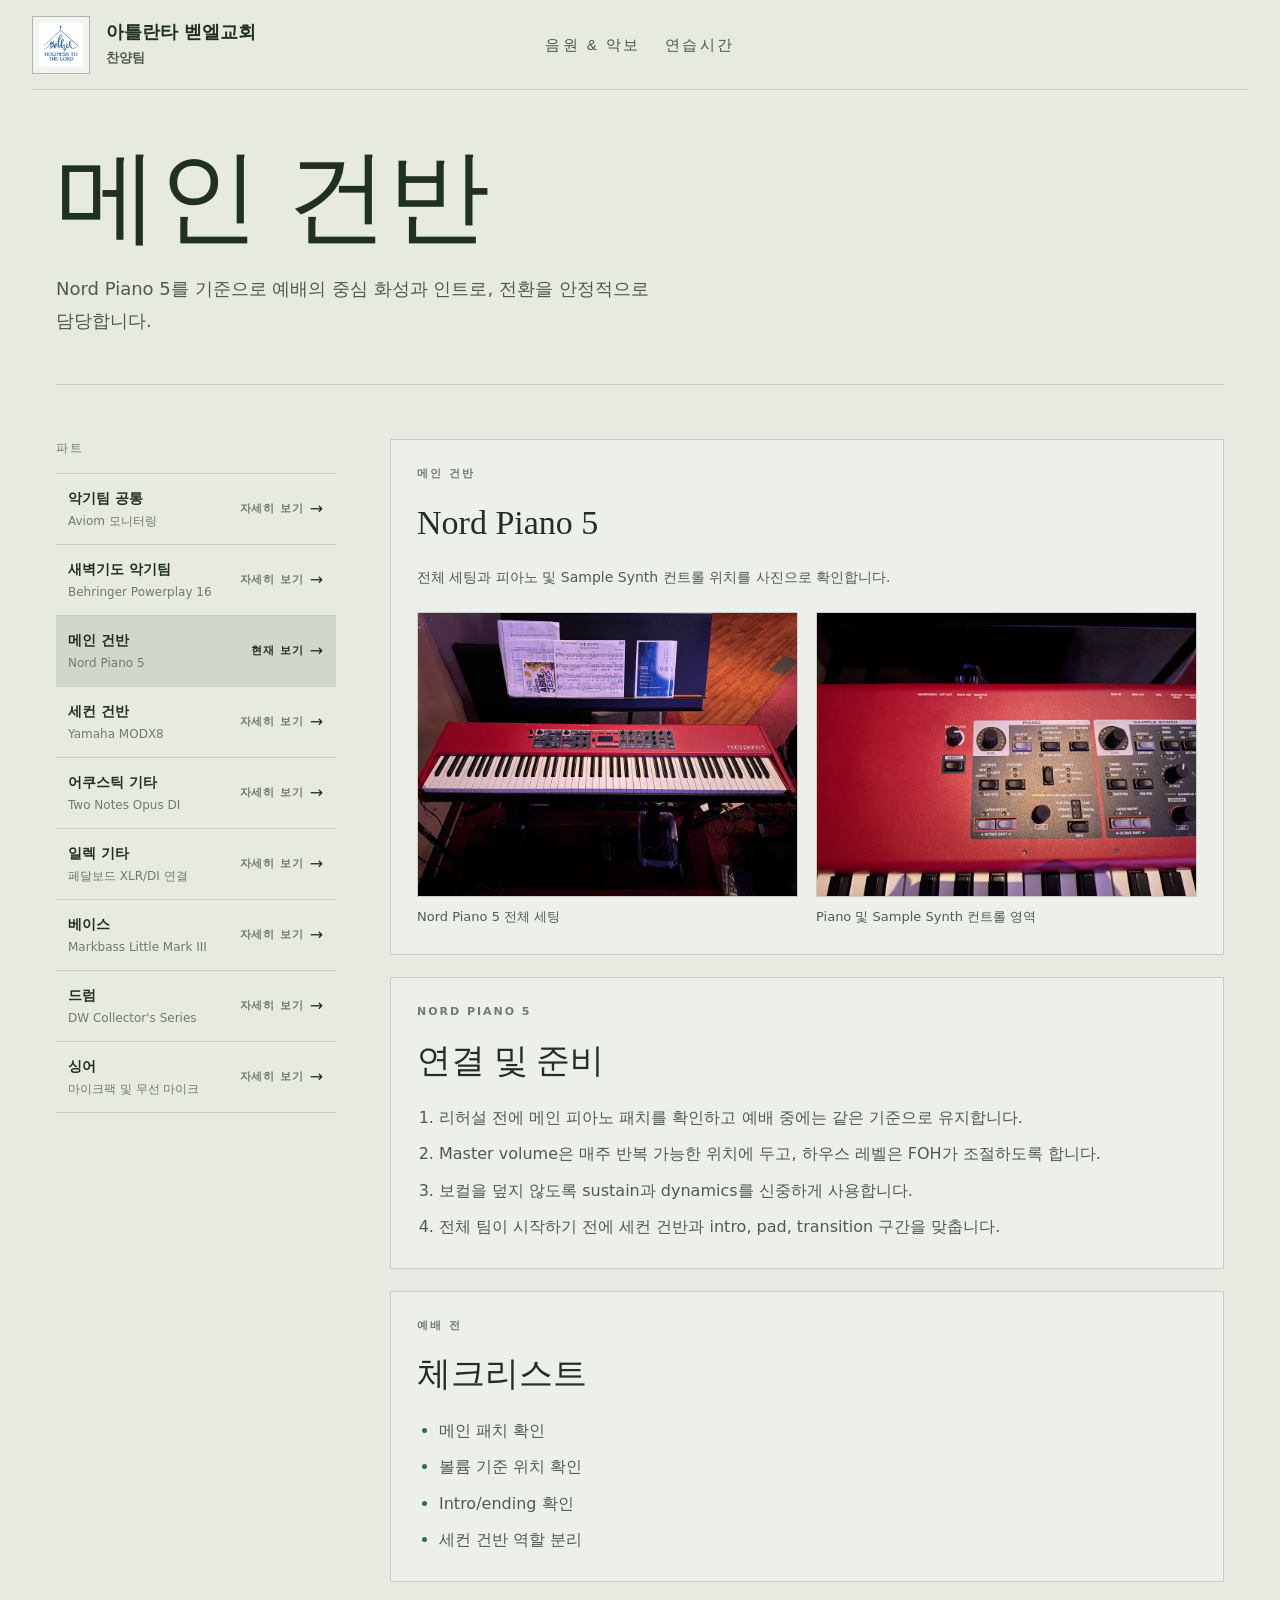
<file: onboarding/main-keys.html>
<!doctype html>
<html lang="ko">
  <head>
    <meta charset="utf-8">
    <meta name="viewport" content="width=device-width, initial-scale=1">
    <title>메인 건반 | 아틀란타 벧엘교회 찬양팀</title>
    <link rel="icon" href="../assets/bethel-logo.jpeg">
    <link rel="stylesheet" href="../styles.css?v=20260827-role-nav-v1">
  </head>
  <body data-role="main-keys">
    <header class="site-shell">
      <div class="topbar" aria-label="사이트 내비게이션">
        <a class="brand" href="../index.html#songbook" aria-label="찬양팀 홈">
          <img class="brand-logo" src="../assets/bethel-logo.jpeg" alt="Bethel Holiness to the Lord">
          <span><strong>아틀란타 벧엘교회</strong><small>찬양팀</small></span>
        </a>
        <nav class="nav-links" aria-label="주요 메뉴">
          <a href="../index.html#songbook">음원 &amp; 악보</a>
          <a href="../index.html#practice">연습시간</a>
        </nav>
      </div>
    </header>
    <main class="role-page">
      <section class="role-hero site-shell">
        <h1 id="roleTitle"></h1>
        <p id="roleSummary" class="lede"></p>
        <div class="role-focus" id="roleFocus"></div>
      </section>
      <section class="role-layout site-shell">
        <aside class="role-sidebar" aria-label="파트별 온보딩">
          <h2>파트</h2>
          <nav id="roleNav"></nav>
        </aside>
        <div class="role-content">
          <article class="detail-card"><span class="practice-label" id="roleEquipment"></span><h2>연결 및 준비</h2><ol id="setupList"></ol></article>
          <article class="detail-card"><span class="practice-label">예배 전</span><h2>체크리스트</h2><ul class="checklist" id="checklist"></ul></article>
        </div>
      </section>
    </main>
    <script src="../practice-schedule.js?v=20260708-rotating-practice"></script>
    <script src="../onboarding-data.js?v=20260817-drums-photo-v1"></script>
    <script src="../onboarding-page.js?v=20260817-morning-prayer-team-v1"></script>
  </body>
</html>
</file>
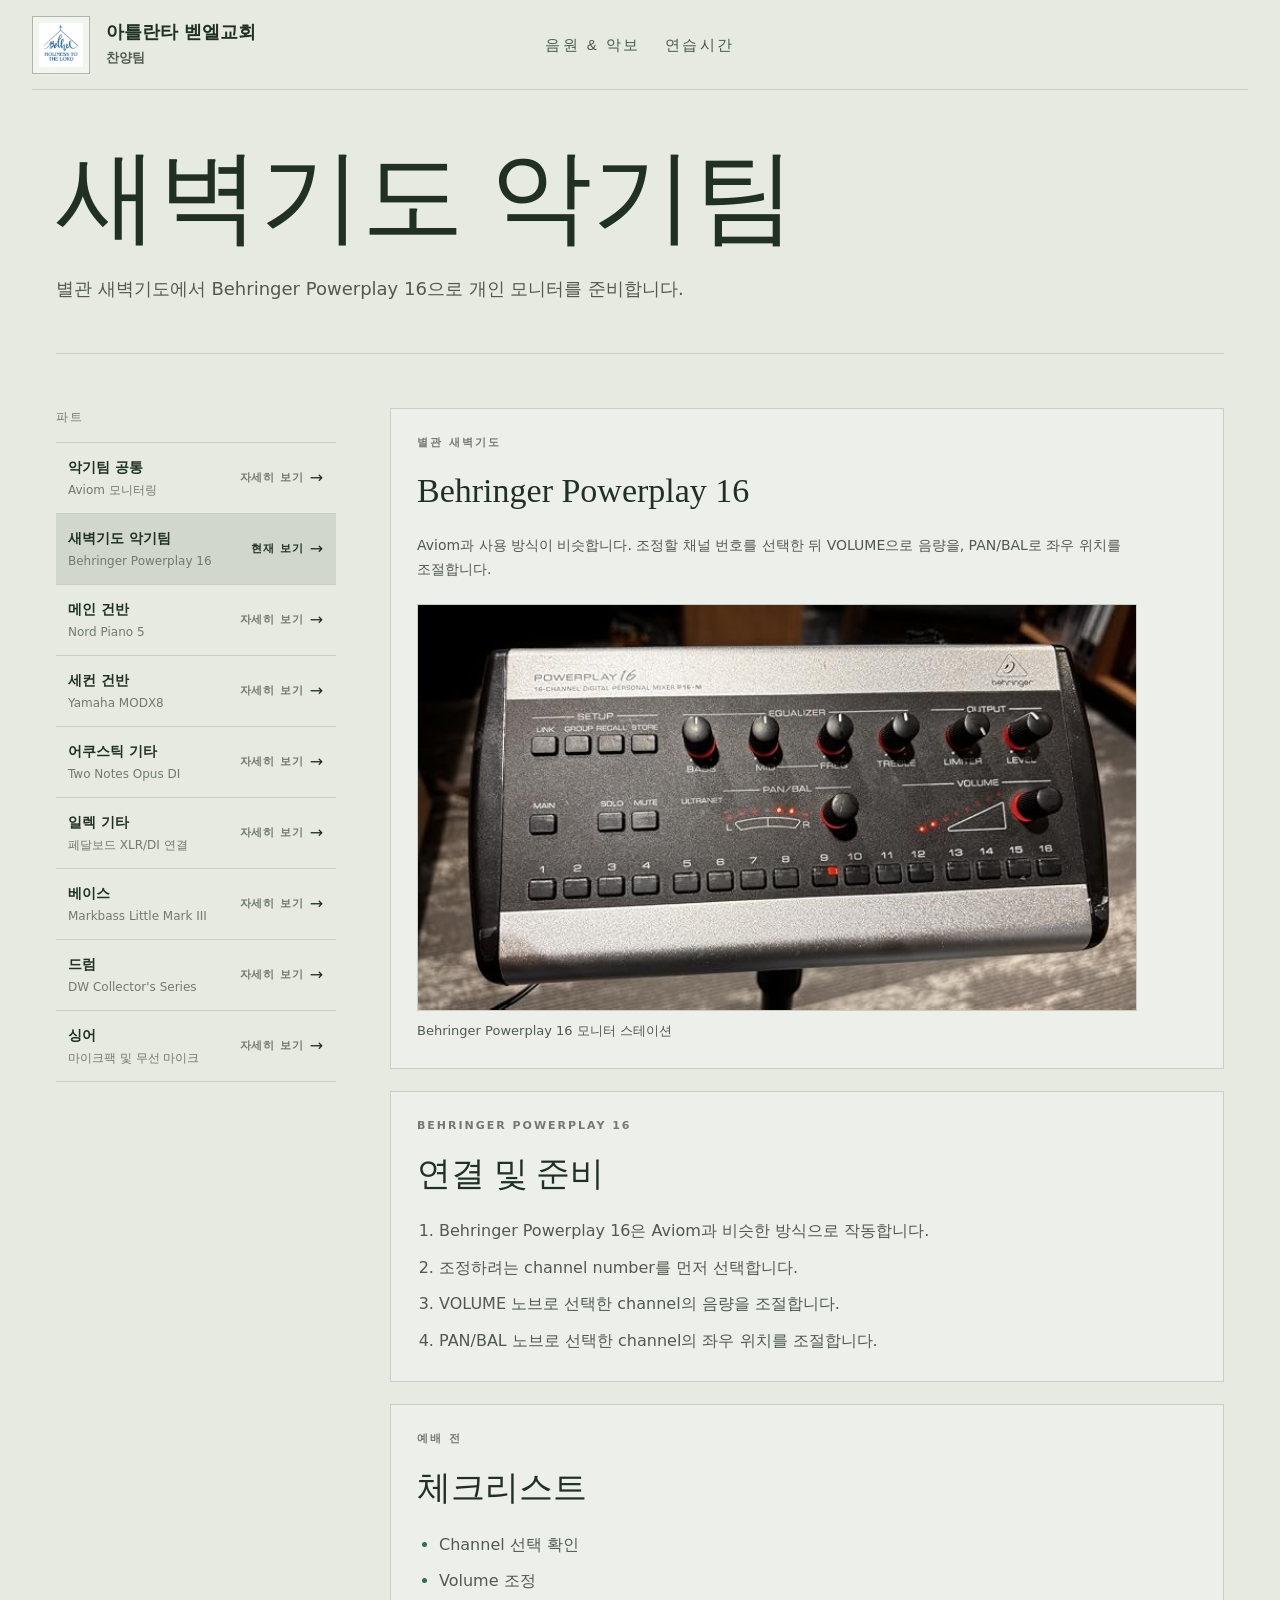
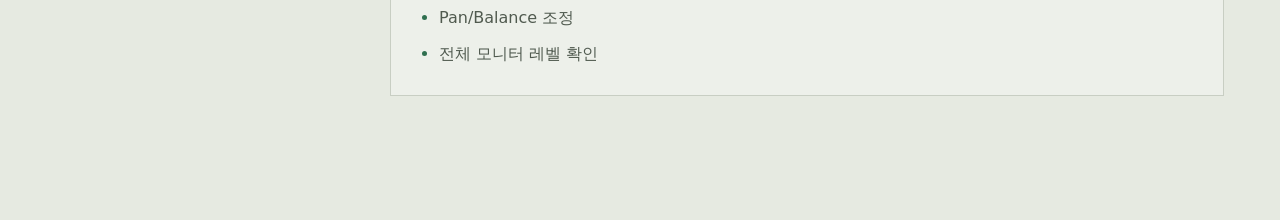
<file: onboarding/morning-prayer-team.html>
<!doctype html>
<html lang="ko">
  <head>
    <meta charset="utf-8">
    <meta name="viewport" content="width=device-width, initial-scale=1">
    <title>새벽기도 악기팀 | 아틀란타 벧엘교회 찬양팀</title>
    <link rel="icon" href="../assets/bethel-logo.jpeg">
    <link rel="stylesheet" href="../styles.css?v=20260827-role-nav-v1">
  </head>
  <body data-role="morning-prayer-team">
    <header class="site-shell">
      <div class="topbar" aria-label="사이트 내비게이션">
        <a class="brand" href="../index.html#songbook" aria-label="찬양팀 홈">
          <img class="brand-logo" src="../assets/bethel-logo.jpeg" alt="Bethel Holiness to the Lord">
          <span><strong>아틀란타 벧엘교회</strong><small>찬양팀</small></span>
        </a>
        <nav class="nav-links" aria-label="주요 메뉴">
          <a href="../index.html#songbook">음원 &amp; 악보</a>
          <a href="../index.html#practice">연습시간</a>
        </nav>
      </div>
    </header>
    <main class="role-page">
      <section class="role-hero site-shell">
        <h1 id="roleTitle"></h1>
        <p id="roleSummary" class="lede"></p>
        <div class="role-focus" id="roleFocus"></div>
      </section>
      <section class="role-layout site-shell">
        <aside class="role-sidebar" aria-label="파트별 온보딩">
          <h2>파트</h2>
          <nav id="roleNav"></nav>
        </aside>
        <div class="role-content">
          <article class="detail-card"><span class="practice-label" id="roleEquipment"></span><h2>연결 및 준비</h2><ol id="setupList"></ol></article>
          <article class="detail-card"><span class="practice-label">예배 전</span><h2>체크리스트</h2><ul class="checklist" id="checklist"></ul></article>
        </div>
      </section>
    </main>
    <script src="../practice-schedule.js?v=20260708-rotating-practice"></script>
    <script src="../onboarding-data.js?v=20260817-drums-photo-v1"></script>
    <script src="../onboarding-page.js?v=20260817-morning-prayer-team-v1"></script>
  </body>
</html>
</file>
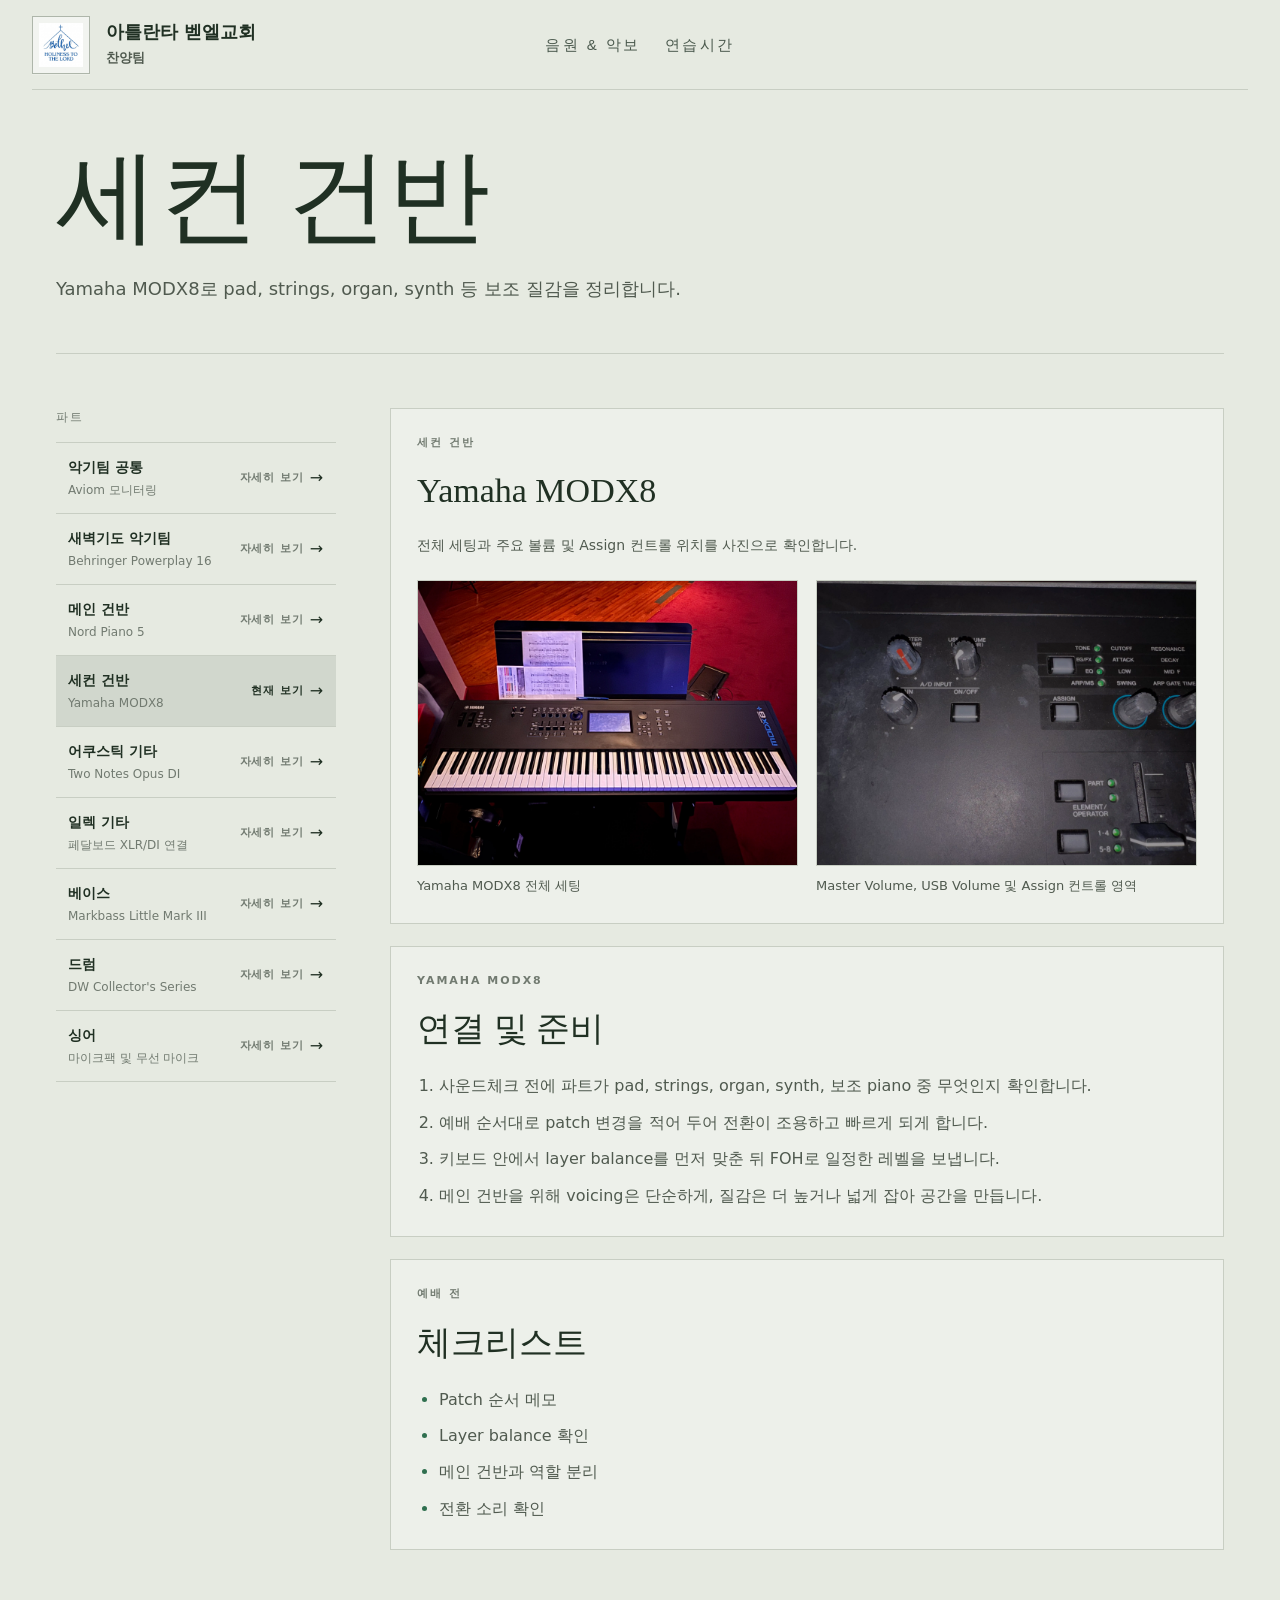
<file: onboarding/second-keys.html>
<!doctype html>
<html lang="ko">
  <head>
    <meta charset="utf-8">
    <meta name="viewport" content="width=device-width, initial-scale=1">
    <title>세컨 건반 | 아틀란타 벧엘교회 찬양팀</title>
    <link rel="icon" href="../assets/bethel-logo.jpeg">
    <link rel="stylesheet" href="../styles.css?v=20260827-role-nav-v1">
  </head>
  <body data-role="second-keys">
    <header class="site-shell">
      <div class="topbar" aria-label="사이트 내비게이션">
        <a class="brand" href="../index.html#songbook" aria-label="찬양팀 홈">
          <img class="brand-logo" src="../assets/bethel-logo.jpeg" alt="Bethel Holiness to the Lord">
          <span><strong>아틀란타 벧엘교회</strong><small>찬양팀</small></span>
        </a>
        <nav class="nav-links" aria-label="주요 메뉴">
          <a href="../index.html#songbook">음원 &amp; 악보</a>
          <a href="../index.html#practice">연습시간</a>
        </nav>
      </div>
    </header>
    <main class="role-page">
      <section class="role-hero site-shell">
        <h1 id="roleTitle"></h1>
        <p id="roleSummary" class="lede"></p>
        <div class="role-focus" id="roleFocus"></div>
      </section>
      <section class="role-layout site-shell">
        <aside class="role-sidebar" aria-label="파트별 온보딩">
          <h2>파트</h2>
          <nav id="roleNav"></nav>
        </aside>
        <div class="role-content">
          <article class="detail-card"><span class="practice-label" id="roleEquipment"></span><h2>연결 및 준비</h2><ol id="setupList"></ol></article>
          <article class="detail-card"><span class="practice-label">예배 전</span><h2>체크리스트</h2><ul class="checklist" id="checklist"></ul></article>
        </div>
      </section>
    </main>
    <script src="../practice-schedule.js?v=20260708-rotating-practice"></script>
    <script src="../onboarding-data.js?v=20260817-drums-photo-v1"></script>
    <script src="../onboarding-page.js?v=20260817-morning-prayer-team-v1"></script>
  </body>
</html>
</file>
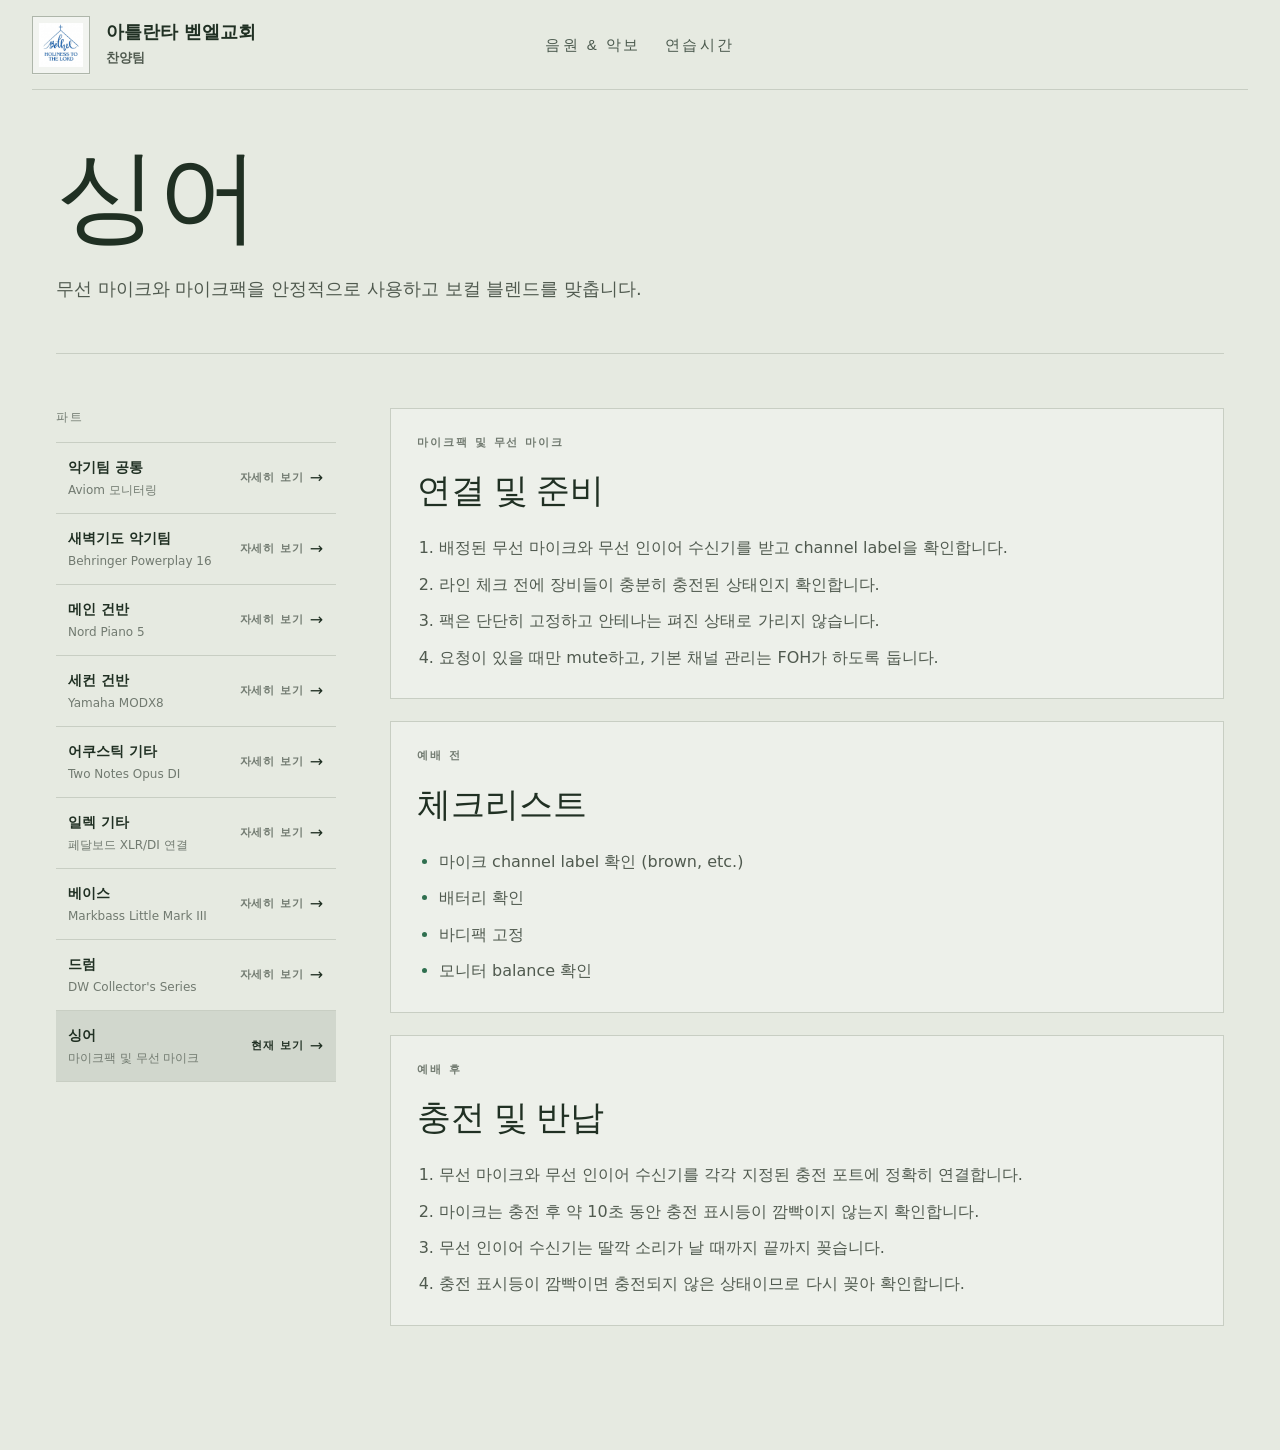
<file: onboarding/singers.html>
<!doctype html>
<html lang="ko">
  <head>
    <meta charset="utf-8">
    <meta name="viewport" content="width=device-width, initial-scale=1">
    <title>싱어 | 아틀란타 벧엘교회 찬양팀</title>
    <link rel="icon" href="../assets/bethel-logo.jpeg">
    <link rel="stylesheet" href="../styles.css?v=20260827-role-nav-v1">
  </head>
  <body data-role="singers">
    <header class="site-shell">
      <div class="topbar" aria-label="사이트 내비게이션">
        <a class="brand" href="../index.html#songbook" aria-label="찬양팀 홈">
          <img class="brand-logo" src="../assets/bethel-logo.jpeg" alt="Bethel Holiness to the Lord">
          <span><strong>아틀란타 벧엘교회</strong><small>찬양팀</small></span>
        </a>
        <nav class="nav-links" aria-label="주요 메뉴">
          <a href="../index.html#songbook">음원 &amp; 악보</a>
          <a href="../index.html#practice">연습시간</a>
        </nav>
      </div>
    </header>
    <main class="role-page">
      <section class="role-hero site-shell">
        <h1 id="roleTitle"></h1>
        <p id="roleSummary" class="lede"></p>
        <div class="role-focus" id="roleFocus"></div>
      </section>
      <section class="role-layout site-shell">
        <aside class="role-sidebar" aria-label="파트별 온보딩">
          <h2>파트</h2>
          <nav id="roleNav"></nav>
        </aside>
        <div class="role-content">
          <article class="detail-card"><span class="practice-label" id="roleEquipment"></span><h2>연결 및 준비</h2><ol id="setupList"></ol></article>
          <article class="detail-card"><span class="practice-label">예배 전</span><h2>체크리스트</h2><ul class="checklist" id="checklist"></ul></article>
          <article class="detail-card">
            <span class="practice-label">예배 후</span>
            <h2>충전 및 반납</h2>
            <ol>
              <li>무선 마이크와 무선 인이어 수신기를 각각 지정된 충전 포트에 정확히 연결합니다.</li>
              <li>마이크는 충전 후 약 10초 동안 충전 표시등이 깜빡이지 않는지 확인합니다.</li>
              <li>무선 인이어 수신기는 딸깍 소리가 날 때까지 끝까지 꽂습니다.</li>
              <li>충전 표시등이 깜빡이면 충전되지 않은 상태이므로 다시 꽂아 확인합니다.</li>
            </ol>
          </article>
        </div>
      </section>
    </main>
    <script src="../practice-schedule.js?v=20260708-rotating-practice"></script>
    <script src="../onboarding-data.js?v=20260831-singer-checklist-v1"></script>
    <script src="../onboarding-page.js?v=20260817-morning-prayer-team-v1"></script>
  </body>
</html>
</file>
<file: styles.css>
:root {
  color-scheme: light;
  --paper: #e6eae1;
  --paper-2: #edf0e9;
  --ink: #203023;
  --ink-soft: #505a4f;
  --muted: #717a70;
  --rule: #c8cec3;
  --rule-strong: #aeb6aa;
  --panel: rgba(255, 255, 255, 0.28);
  --panel-strong: rgba(255, 255, 255, 0.42);
  --danger: #9f3d35;
  --success: #2f6f4f;
  --shadow: 0 18px 48px rgba(32, 48, 35, 0.09);
  font-family: Inter, ui-sans-serif, system-ui, -apple-system, BlinkMacSystemFont, "Segoe UI", "Noto Sans KR", "Apple SD Gothic Neo", sans-serif;
}

* {
  box-sizing: border-box;
}

html {
  scroll-behavior: smooth;
}

body {
  margin: 0;
  min-height: 100vh;
  color: var(--ink);
  background: var(--paper);
  font-size: 16px;
  letter-spacing: 0;
  line-height: 1.5;
  overflow-x: hidden;
  word-break: keep-all;
}

button,
input,
select,
textarea {
  font: inherit;
}

button {
  cursor: pointer;
}

a {
  color: inherit;
  text-decoration: none;
}

img {
  max-width: 100%;
}

svg {
  display: block;
  fill: none;
  stroke: currentColor;
  stroke-linecap: round;
  stroke-linejoin: round;
  stroke-width: 1.55;
}

h1,
h2,
h3,
p {
  margin: 0;
  letter-spacing: 0;
  overflow-wrap: break-word;
}

button:focus-visible,
a:focus-visible,
input:focus-visible,
select:focus-visible,
textarea:focus-visible {
  outline: 2px solid rgba(32, 48, 35, 0.35);
  outline-offset: 3px;
}

[hidden] {
  display: none !important;
}

.visually-hidden {
  position: absolute;
  width: 1px;
  height: 1px;
  overflow: hidden;
  clip: rect(0 0 0 0);
  white-space: nowrap;
}

.brand-logo {
  display: block;
  width: 45px;
  height: 45px;
  object-fit: contain;
}

.vfc-header,
.app-shell,
.site-shell,
.role-page,
.site-footer {
  width: min(100% - 48px, 1216px);
  margin: 0 auto;
}

.vfc-header,
.topbar {
  display: grid;
  grid-template-columns: minmax(260px, 1fr) auto minmax(150px, 1fr);
  align-items: center;
  min-height: 90px;
  border-bottom: 1px solid var(--rule);
}

.topbar {
  width: 100%;
}

.vfc-brand,
.brand {
  display: flex;
  align-items: center;
  gap: 16px;
  min-width: 0;
}

.vfc-logo-frame,
.brand > img {
  display: grid;
  place-items: center;
  width: 58px;
  height: 58px;
  background: rgba(255, 255, 255, 0.5);
  border: 1px solid var(--rule-strong);
  box-shadow: 0 1px 0 rgba(255, 255, 255, 0.22);
}

.brand > img {
  padding: 6px;
  object-fit: contain;
}

.vfc-brand strong,
.vfc-brand small,
.brand strong,
.brand small {
  display: block;
}

.vfc-brand strong,
.brand strong {
  color: var(--ink);
  font-size: 18px;
  font-weight: 760;
  line-height: 1.1;
}

.vfc-brand small,
.brand small {
  margin-top: 6px;
  color: var(--ink-soft);
  font-size: 13px;
  font-weight: 650;
}

.vfc-nav,
.nav-links {
  display: flex;
  align-items: center;
  justify-content: center;
  gap: clamp(16px, 1.9vw, 26px);
  color: rgba(29, 48, 34, 0.78);
  font-family: "Noto Sans KR", "Apple SD Gothic Neo", "Malgun Gothic", sans-serif;
  font-size: clamp(15px, 1.12vw, 16px);
  font-weight: 420;
  letter-spacing: 0.16em;
  line-height: 1;
  white-space: nowrap;
}

.vfc-nav span {
  color: rgba(29, 48, 34, 0.38);
  font-weight: 320;
  transform: translateY(-1px);
}

.vfc-nav a,
.nav-links a,
.admin-open-link {
  transition: color 160ms ease;
}

.vfc-nav a:hover,
.vfc-nav a.is-active,
.nav-links a:hover,
.nav-links a.is-active,
.admin-open-link:hover {
  color: var(--ink);
}

.admin-open-link {
  display: inline-flex;
  justify-self: end;
  align-items: center;
  gap: 10px;
  color: var(--ink-soft);
  background: transparent;
  border: 0;
  cursor: pointer;
  font-family: "Noto Sans KR", "Apple SD Gothic Neo", "Malgun Gothic", sans-serif;
  font-size: 14.5px;
  font-weight: 420;
  letter-spacing: 0.15em;
  line-height: 1;
}

.admin-open-link span {
  font-size: 25px;
  line-height: 1;
}

.app-shell {
  padding-bottom: 70px;
}

.vfc-hero {
  display: grid;
  grid-template-columns: minmax(0, 0.9fr) minmax(480px, 0.82fr);
  gap: 56px;
  align-items: start;
  padding: 58px 0 46px;
  border-bottom: 1px solid var(--rule);
}

.vfc-hero-copy h1 {
  margin: 0;
  color: var(--ink);
  font-family: Georgia, "Times New Roman", "Noto Serif KR", "AppleMyungjo", serif;
  font-size: clamp(66px, 8.3vw, 128px);
  font-weight: 420;
  line-height: 0.94;
  letter-spacing: 0;
}

.vfc-hero-copy h1 span,
.vfc-hero-copy h1 strong {
  display: block;
  font: inherit;
}

.vfc-hero-copy h1 strong {
  font-style: italic;
  font-weight: 380;
  margin-top: clamp(2px, 0.025em, 5px);
}

.vfc-hero-copy h1.hero-title-worship {
  font-size: clamp(70px, 8.2vw, 124px);
  line-height: 0.99;
}

.vfc-hero-copy h1.hero-title-worship span + span,
.vfc-hero-copy h1.hero-title-worship span + strong {
  margin-top: clamp(6px, 0.055em, 10px);
}

.hero-subtitle {
  margin-top: 28px;
  color: var(--ink);
  font-size: 19px;
  font-weight: 680;
}

.hero-rule {
  display: block;
  width: 72px;
  height: 1px;
  margin: 22px 0;
  background: var(--ink);
}

.hero-copy-note {
  max-width: 420px;
  color: var(--ink-soft);
  font-size: 15px;
  font-weight: 520;
  line-height: 1.75;
}

.vfc-schedule-board {
  padding: 26px 28px;
  background: rgba(255, 255, 255, 0.24);
  border: 1px solid var(--rule-strong);
}

.top-practice-times,
.top-service-times {
  display: grid;
  gap: 20px;
}

.top-service-times {
  margin-top: 26px;
  padding-top: 26px;
  border-top: 1px solid var(--rule);
}

.top-practice-heading,
.top-service-heading {
  display: flex;
  align-items: center;
  gap: 12px;
  color: var(--ink);
  font-size: 21px;
  font-weight: 760;
}

.top-practice-heading::before,
.top-service-heading::before {
  content: "";
  flex: 0 0 auto;
  width: 22px;
  height: 22px;
  background: currentColor;
  -webkit-mask: var(--schedule-heading-icon) center / contain no-repeat;
  mask: var(--schedule-heading-icon) center / contain no-repeat;
}

.top-practice-heading {
  --schedule-heading-icon: url("data:image/svg+xml,%3Csvg xmlns='http://www.w3.org/2000/svg' viewBox='0 0 24 24' fill='none' stroke='black' stroke-width='1.8' stroke-linecap='round' stroke-linejoin='round'%3E%3Cpath d='M8 2v4'/%3E%3Cpath d='M16 2v4'/%3E%3Crect x='4' y='5' width='16' height='16' rx='2'/%3E%3Cpath d='M4 10h16'/%3E%3C/svg%3E");
}

.top-service-heading {
  --schedule-heading-icon: url("data:image/svg+xml,%3Csvg xmlns='http://www.w3.org/2000/svg' viewBox='0 0 24 24' fill='none' stroke='black' stroke-width='1.8' stroke-linecap='round' stroke-linejoin='round'%3E%3Ccircle cx='12' cy='12' r='9'/%3E%3Cpath d='M12 7v5l3 2'/%3E%3C/svg%3E");
}

.top-practice-months {
  display: grid;
  gap: 10px;
}

.practice-month-group,
.service-time-row {
  display: grid;
  grid-template-columns: 106px repeat(3, minmax(104px, 1fr));
  gap: 14px;
  align-items: center;
  min-height: 40px;
  color: var(--ink-soft);
  font-size: 13px;
  font-weight: 620;
}

.practice-time-chip,
.service-time-chip {
  display: flex;
  gap: 8px;
  justify-content: space-between;
  padding-left: 14px;
  border-left: 1px solid var(--rule);
  color: var(--ink);
  font-weight: 560;
  white-space: nowrap;
}

.practice-time-chip strong,
.service-time-chip strong {
  font-weight: 740;
}

.site-meta-row {
  display: grid;
  align-items: center;
  min-height: 58px;
  border-bottom: 1px solid var(--rule);
}

.site-meta-row {
  grid-template-columns: repeat(3, 1fr);
  color: var(--muted);
  font-size: 12px;
  font-weight: 540;
  letter-spacing: 0.18em;
  text-transform: uppercase;
}

.site-meta-row span:nth-child(2) {
  text-align: center;
}

.site-meta-row span:last-child {
  text-align: right;
}

.image-band {
  margin: 28px 0 0;
}

.image-band img {
  display: block;
  width: 100%;
  height: clamp(320px, 38vw, 520px);
  object-fit: cover;
  filter: saturate(0.86) contrast(0.96);
}

.quick-panels,
.score-viewer-section {
  border-bottom: 1px solid var(--rule);
}

.quick-panels {
  display: grid;
  grid-template-columns: minmax(0, 1fr);
  gap: 72px;
  padding: 58px 0;
}

.section-heading {
  display: grid;
  grid-template-columns: minmax(190px, 0.42fr) 1fr;
  gap: 24px;
  align-items: start;
  margin-bottom: 28px;
}

.section-heading h2,
.score-section-heading h2 {
  color: var(--ink);
  font-family: Georgia, "Times New Roman", "Noto Serif KR", "AppleMyungjo", serif;
  font-size: clamp(28px, 3vw, 42px);
  font-weight: 430;
  line-height: 1.08;
}

.section-heading p {
  color: var(--ink-soft);
  font-size: 14px;
  font-weight: 520;
  line-height: 1.75;
}

.role-list {
  display: grid;
  grid-template-columns: repeat(2, minmax(0, 1fr));
  gap: 0 52px;
}

.role-row {
  display: grid;
  grid-template-columns: 34px 1fr auto;
  gap: 16px;
  align-items: center;
  min-height: 62px;
  padding: 0;
  background: transparent;
  border: 0;
  border-bottom: 1px solid var(--rule);
  color: var(--ink);
  cursor: pointer;
  text-align: left;
}

.role-icon {
  color: var(--muted);
  font-size: 12px;
}

.role-icon svg {
  display: none;
}

.role-list .role-row:nth-child(1) .role-icon::after { content: "01"; }
.role-list .role-row:nth-child(2) .role-icon::after { content: "02"; }
.role-list .role-row:nth-child(3) .role-icon::after { content: "03"; }
.role-list .role-row:nth-child(4) .role-icon::after { content: "04"; }
.role-list .role-row:nth-child(5) .role-icon::after { content: "05"; }
.role-list .role-row:nth-child(6) .role-icon::after { content: "06"; }
.role-list .role-row:nth-child(7) .role-icon::after { content: "07"; }
.role-list .role-row:nth-child(8) .role-icon::after { content: "08"; }
.role-list .role-row:nth-child(9) .role-icon::after { content: "09"; }

.role-copy strong {
  color: var(--ink);
  font-size: 15px;
  font-weight: 560;
}

.chev {
  color: var(--ink-soft);
  font-size: 22px;
  transform: rotate(0deg);
  transition: transform 180ms ease;
}

.role-row:hover .chev,
.role-row.is-active .chev {
  transform: translateX(6px);
}

.playlist-strip,
.song-resource-list {
  display: grid;
  gap: 14px;
}

.playlist-link,
.song-resource-card,
.reference-link-card {
  display: grid;
  grid-template-columns: auto 1fr auto;
  gap: 14px;
  align-items: center;
  min-height: 58px;
  padding: 0 18px;
  background: transparent;
  border: 1px solid var(--rule-strong);
  color: var(--ink);
  transition: background 160ms ease, border-color 160ms ease;
}

.playlist-link:hover,
.song-resource-card:hover,
.song-resource-card.is-active,
.reference-link-card:hover {
  background: rgba(255, 255, 255, 0.24);
  border-color: var(--ink-soft);
}

.play-icon,
.song-resource-type {
  display: grid;
  place-items: center;
  min-width: 28px;
  height: 28px;
  border: 1px solid var(--rule-strong);
  border-radius: 999px;
  color: var(--ink);
  font-size: 12px;
}

.song-resource-type {
  padding: 0 8px;
  border-radius: 0;
  font-weight: 660;
}

.playlist-link strong,
.song-resource-copy strong,
.song-resource-action {
  font-size: 14px;
  font-weight: 620;
}

.song-resource-copy span {
  display: block;
  margin-top: 4px;
  color: var(--muted);
  font-size: 12px;
}

.songbook-notes,
.resource-note {
  display: grid;
  grid-template-columns: auto 1fr;
  gap: 14px;
  align-items: start;
  margin-top: 24px;
  padding: 20px;
  border: 1px solid var(--rule);
}

.songbook-notes svg,
.resource-note svg {
  width: 24px;
  height: 24px;
  color: var(--ink-soft);
}

.songbook-notes p,
.resource-note p {
  color: var(--ink-soft);
  font-size: 14px;
  line-height: 1.7;
}

.music-prep-grid {
  display: grid;
  gap: 14px;
  min-width: 0;
}

.music-prep-grid .playlist-link {
  grid-template-columns: 46px minmax(0, 1fr) auto;
  gap: 18px;
  min-width: 0;
  min-height: 132px;
  padding: 24px;
  color: #f6f3ec;
  border: 1px solid transparent;
  transition: filter 160ms ease, transform 160ms ease;
}

.music-prep-grid .playlist-link-sunday {
  background: #111513;
}

.music-prep-grid .playlist-link-friday {
  background: #35675f;
}

.music-prep-grid .playlist-link:hover {
  border-color: transparent;
  filter: brightness(1.06);
  transform: translateY(-2px);
}

.music-prep-grid .playlist-link-sunday:hover {
  background: #111513;
}

.music-prep-grid .playlist-link-friday:hover {
  background: #35675f;
}

.music-prep-grid .play-icon {
  width: 44px;
  min-width: 44px;
  height: 44px;
  color: #111513;
  background: #efba4b;
  border: 0;
  font-size: 11px;
}

.playlist-copy {
  min-width: 0;
}

.playlist-copy small,
.playlist-copy strong {
  display: block;
}

.playlist-copy small {
  margin-bottom: 5px;
  color: rgba(246, 243, 236, 0.64);
  font-size: 10px;
  font-weight: 700;
  letter-spacing: 0.14em;
  text-transform: uppercase;
}

.music-prep-grid .playlist-copy strong {
  color: #fff;
  font-size: 17px;
  font-weight: 720;
}

.playlist-arrow {
  align-self: start;
  font-size: 20px;
}

.music-prep-grid .songbook-notes {
  grid-template-columns: auto minmax(0, 1fr);
  gap: 24px;
  min-width: 0;
  min-height: 132px;
  margin: 20px 0 0;
  padding: 26px 24px;
  background: #fff8e9;
  border-color: #d9b05d;
}

.music-prep-grid .songbook-notes strong {
  color: var(--ink);
  font-size: 15px;
  font-weight: 720;
}

.music-prep-grid .songbook-notes p {
  margin-top: 9px;
  font-size: 13px;
}

.note-number {
  color: #9a711d;
  font-size: 10px;
  font-weight: 760;
  letter-spacing: 0.14em;
  text-transform: uppercase;
}

.score-viewer-section {
  padding: 46px 0 70px;
}

.closing-photo-section {
  padding: 58px 0 72px;
}

.closing-photo {
  margin: 0;
}

.closing-photo img {
  display: block;
  width: 100%;
  aspect-ratio: 2025 / 934;
  object-fit: cover;
  object-position: center 52%;
  filter: saturate(0.88) contrast(0.98);
}

.closing-photo figcaption {
  display: grid;
  grid-template-columns: minmax(0, 1fr) auto;
  align-items: end;
  gap: 36px;
  padding-top: 22px;
}

.closing-photo-copy {
  display: grid;
  gap: 10px;
}

.closing-photo-copy span,
.closing-photo figcaption p {
  color: var(--muted);
  font-size: 11px;
  font-weight: 620;
  letter-spacing: 0.18em;
  text-transform: uppercase;
}

.closing-photo-copy h2 {
  font-family: Georgia, "Times New Roman", "Noto Serif KR", "AppleMyungjo", serif;
  font-size: 36px;
  font-weight: 500;
  line-height: 1.2;
}

.closing-photo figcaption p {
  padding-bottom: 6px;
  white-space: nowrap;
}

.score-section-heading {
  display: grid;
  grid-template-columns: auto 1fr;
  gap: 24px;
  align-items: center;
  margin-bottom: 24px;
}

.score-section-heading::after {
  content: "";
  height: 1px;
  background: var(--rule);
}

.song-strip {
  display: grid;
  grid-template-columns: repeat(2, minmax(0, 1fr));
  border: 1px solid var(--rule-strong);
}

.song-tab {
  display: flex;
  align-items: center;
  min-height: 58px;
  padding: 0 22px;
  background: transparent;
  border: 0;
  color: var(--ink);
  text-align: left;
}

.song-tab + .song-tab {
  border-left: 1px solid var(--rule);
}

.song-tab.is-active {
  background: rgba(255, 255, 255, 0.28);
}

.song-title-row,
.song-title {
  display: flex;
  align-items: center;
  gap: 16px;
  width: 100%;
}

.song-title {
  gap: 18px;
}

.number-badge {
  color: var(--muted);
  font-size: 12px;
  letter-spacing: 0.08em;
}

.song-title [data-song-title] {
  font-weight: 560;
}

.song-badge {
  margin-left: auto;
  color: var(--muted);
  font-size: 12px;
}

.song-resources {
  margin: 22px 0;
}

.song-resource-list {
  grid-template-columns: repeat(2, minmax(0, 1fr));
}

.pdf-body {
  overflow: hidden;
  background: #222725;
  border: 1px solid #222725;
}

.pdf-stage {
  min-height: 760px;
  background: #222725;
}

.pdf-stage iframe,
.resource-preview-image {
  display: block;
  width: 100%;
  height: clamp(760px, 86vh, 920px);
  min-height: 760px;
  border: 0;
  background: #222725;
}

.resource-preview-image {
  object-fit: contain;
  padding: 32px;
}

.empty-pdf {
  display: grid;
  place-items: center;
  gap: 14px;
  min-height: 420px;
  color: #f6f3ec;
  text-align: center;
}

.empty-sheet {
  width: 160px;
  min-height: 210px;
  padding: 18px;
  color: #111;
  background: #fff;
}

.staff-lines {
  display: block;
  height: 1px;
  margin: 18px 0;
  background: #111;
  box-shadow: 0 7px 0 #111, 0 14px 0 #111, 0 21px 0 #111;
}

.empty-pdf > strong {
  font-size: 20px;
}

.empty-pdf p {
  color: rgba(246, 243, 236, 0.72);
}

.drawer-backdrop {
  position: fixed;
  inset: 0;
  z-index: 50;
  background: rgba(32, 48, 35, 0.36);
}

.admin-drawer {
  position: fixed;
  top: 0;
  right: 0;
  z-index: 60;
  width: min(100%, 440px);
  height: 100vh;
  overflow-y: auto;
  padding: 28px;
  transform: translateX(110%);
  transition: transform 180ms ease;
  background: var(--paper-2);
  border-left: 1px solid var(--rule-strong);
  box-shadow: -24px 0 52px rgba(32, 48, 35, 0.16);
}

.admin-drawer.is-open {
  transform: translateX(0);
}

.drawer-header {
  display: flex;
  align-items: flex-start;
  justify-content: space-between;
  gap: 18px;
  margin-bottom: 28px;
}

.drawer-header .section-label {
  margin-bottom: 8px;
  color: var(--muted);
  font-size: 11px;
  letter-spacing: 0.18em;
  text-transform: uppercase;
}

.drawer-header h2 {
  font-family: Georgia, "Times New Roman", "Noto Serif KR", "AppleMyungjo", serif;
  font-size: 32px;
  font-weight: 430;
}

.icon-button {
  width: 38px;
  height: 38px;
  background: transparent;
  border: 1px solid var(--rule);
  color: var(--ink);
  font-size: 22px;
}

.admin-lock,
.admin-form,
.admin-panel {
  display: grid;
  gap: 14px;
}

.admin-lock label,
.admin-form label {
  color: var(--ink);
  font-size: 13px;
  font-weight: 640;
}

.admin-lock input,
.admin-form input,
.admin-form select,
.admin-form textarea {
  width: 100%;
  min-height: 42px;
  padding: 10px 12px;
  color: var(--ink);
  background: rgba(255, 255, 255, 0.38);
  border: 1px solid var(--rule);
  border-radius: 0;
}

.inline-form {
  display: grid;
  grid-template-columns: 1fr auto;
  gap: 10px;
}

.inline-form button,
.button-row button {
  min-height: 42px;
  padding: 0 16px;
  color: var(--paper);
  background: var(--ink);
  border: 1px solid var(--ink);
}

.button-row {
  display: flex;
  flex-wrap: wrap;
  gap: 10px;
}

.button-row .secondary-button {
  color: var(--ink);
  background: transparent;
  border-color: var(--rule-strong);
}

.admin-tabs {
  display: grid;
  grid-template-columns: repeat(3, 1fr);
  border: 1px solid var(--rule);
}

.admin-tabs button {
  min-height: 42px;
  background: transparent;
  border: 0;
  color: var(--ink);
  font-size: 13px;
  font-weight: 560;
}

.admin-tabs button + button {
  border-left: 1px solid var(--rule);
}

.admin-tabs button.is-active {
  background: rgba(255, 255, 255, 0.34);
}

.form-message,
.upload-preview {
  min-height: 20px;
  color: var(--muted);
  font-size: 13px;
}

.admin-info-card {
  display: grid;
  gap: 8px;
  padding: 16px;
  border: 1px solid var(--rule);
}

/* Role subpages */
.role-page {
  padding-bottom: 70px;
}

.role-hero {
  padding: 58px 0 48px;
  border-bottom: 1px solid var(--rule);
}

.back-link {
  display: inline-flex;
  margin-bottom: 34px;
  color: var(--ink-soft);
  font-size: 13px;
  letter-spacing: 0.16em;
  text-transform: uppercase;
}

.role-hero h1 {
  max-width: 900px;
  color: var(--ink);
  font-family: Georgia, "Times New Roman", "Noto Serif KR", "AppleMyungjo", serif;
  font-size: clamp(58px, 8vw, 118px);
  font-weight: 420;
  line-height: 0.95;
}

.lede {
  max-width: 680px;
  margin-top: 28px;
  color: var(--ink-soft);
  font-size: 18px;
  font-weight: 520;
  line-height: 1.75;
}

.role-layout {
  display: grid;
  grid-template-columns: 280px minmax(0, 1fr);
  gap: 54px;
  padding: 54px 0;
}

.role-sidebar {
  align-self: start;
  position: sticky;
  top: 24px;
}

.role-sidebar h2 {
  margin-bottom: 16px;
  color: var(--muted);
  font-size: 12px;
  font-weight: 560;
  letter-spacing: 0.18em;
  text-transform: uppercase;
}

#roleNav {
  display: grid;
  border-top: 1px solid var(--rule);
}

#roleNav a {
  display: grid;
  grid-template-columns: minmax(0, 1fr) auto;
  align-items: center;
  gap: 14px;
  padding: 14px 12px;
  border-bottom: 1px solid var(--rule);
  transition: background 160ms ease, color 160ms ease;
}

#roleNav a:hover {
  background: rgba(31, 49, 36, 0.07);
}

#roleNav a:focus-visible {
  outline: 2px solid var(--ink);
  outline-offset: -2px;
}

.role-nav-copy {
  display: grid;
  gap: 3px;
}

.role-nav-copy strong {
  color: var(--ink);
  font-size: 14px;
  font-weight: 620;
}

.role-nav-copy small {
  color: var(--muted);
  font-size: 12px;
}

.role-nav-action {
  display: inline-flex;
  align-items: center;
  gap: 6px;
  color: var(--muted);
  font-size: 11px;
  font-weight: 650;
  letter-spacing: 0.08em;
  white-space: nowrap;
}

.role-nav-action b {
  color: var(--ink);
  font-size: 16px;
  font-weight: 500;
  line-height: 1;
  transition: transform 160ms ease;
}

#roleNav a:hover .role-nav-action b,
#roleNav a:focus-visible .role-nav-action b {
  transform: translateX(3px);
}

#roleNav a.is-active {
  background: rgba(31, 49, 36, 0.1);
}

#roleNav a.is-active .role-nav-copy strong {
  font-weight: 800;
}

#roleNav a.is-active .role-nav-action {
  color: var(--ink);
}

.role-content {
  display: grid;
  gap: 22px;
}

.detail-card {
  padding: 26px;
  background: rgba(255, 255, 255, 0.28);
  border: 1px solid var(--rule);
}

.practice-label {
  display: block;
  margin-bottom: 14px;
  color: var(--muted);
  font-size: 11px;
  font-weight: 620;
  letter-spacing: 0.18em;
  text-transform: uppercase;
}

.detail-card h2 {
  margin-bottom: 18px;
  font-family: Georgia, "Times New Roman", "Noto Serif KR", "AppleMyungjo", serif;
  font-size: 34px;
  font-weight: 430;
}

.detail-card ol,
.detail-card ul {
  margin: 0;
  padding-left: 22px;
}

.detail-card li {
  color: var(--ink-soft);
  line-height: 1.78;
}

.detail-card li + li {
  margin-top: 8px;
}

.reference-media-grid {
  display: grid;
  grid-template-columns: minmax(220px, 0.72fr) minmax(0, 1fr);
  gap: 28px;
}

.reference-photo {
  margin: 0;
}

.reference-photo img {
  display: block;
  width: 100%;
  border: 1px solid var(--rule);
}

.reference-photo figcaption,
.reference-note {
  margin-top: 12px;
  color: var(--ink-soft);
  font-size: 14px;
  line-height: 1.7;
}

.equipment-gallery {
  display: grid;
  grid-template-columns: repeat(2, minmax(0, 1fr));
  gap: 18px;
  margin-top: 22px;
}

.equipment-gallery.is-single {
  grid-template-columns: minmax(0, 720px);
}

.equipment-gallery.is-single .equipment-photo img {
  aspect-ratio: auto;
}

.equipment-photo {
  min-width: 0;
  margin: 0;
}

.equipment-photo img {
  display: block;
  width: 100%;
  aspect-ratio: 4 / 3;
  object-fit: contain;
  background: rgba(255, 255, 255, 0.2);
  border: 1px solid var(--rule);
}

.equipment-photo figcaption {
  margin-top: 10px;
  color: var(--ink-soft);
  font-size: 13px;
  line-height: 1.6;
}

.reference-table-wrap {
  overflow-x: auto;
}

.reference-table {
  width: 100%;
  border-collapse: collapse;
  font-size: 14px;
}

.reference-table th,
.reference-table td {
  padding: 12px;
  border: 1px solid var(--rule);
  text-align: left;
  vertical-align: top;
}

.reference-table th {
  color: var(--ink);
  font-weight: 760;
}

.reference-links {
  display: grid;
  gap: 12px;
  margin-top: 18px;
}

.reference-link-image {
  margin: 20px 0 0;
}

.reference-link-image img {
  display: block;
  width: 100%;
  border: 1px solid var(--rule);
  object-fit: contain;
}

.reference-link-card {
  grid-template-columns: 1fr;
  min-height: 74px;
}

.checklist li::marker {
  color: var(--success);
}

@media (max-width: 1040px) {
  .vfc-header,
  .topbar {
    grid-template-columns: 1fr auto;
    gap: 18px;
  }

  .vfc-nav,
  .nav-links {
    grid-column: 1 / -1;
    grid-row: 2;
    justify-self: start;
    padding-bottom: 18px;
  }

  .vfc-hero,
  .quick-panels,
  .role-layout {
    grid-template-columns: 1fr;
    gap: 34px;
  }

  .role-sidebar {
    position: static;
  }
}

@media (max-width: 760px) {
  .vfc-header,
  .app-shell,
  .site-shell,
  .role-page,
  .site-footer {
    width: min(100% - 28px, 1216px);
  }

  .vfc-header,
  .topbar {
    min-height: 82px;
  }

  .brand-logo {
    width: 42px;
    height: 42px;
  }

  .vfc-brand strong,
  .brand strong {
    font-size: 16px;
  }

  .vfc-nav,
  .nav-links {
    gap: 12px;
    overflow-x: auto;
    width: 100%;
    font-size: 12.5px;
    letter-spacing: 0.11em;
  }

  .admin-open-link {
    font-size: 12px;
    letter-spacing: 0.12em;
  }

  .vfc-hero {
    min-height: 0;
    padding: 46px 0 30px;
  }

  .vfc-hero-copy h1 {
    font-size: clamp(48px, 16vw, 72px);
  }

  .vfc-hero-copy h1.hero-title-worship {
    font-size: clamp(48px, 15vw, 66px);
    line-height: 1.02;
  }

  .vfc-hero-copy h1.hero-title-worship span + span,
  .vfc-hero-copy h1.hero-title-worship span + strong {
    margin-top: clamp(5px, 0.06em, 8px);
  }

  .vfc-schedule-board {
    padding: 18px;
  }

  .music-prep-grid .playlist-link,
  .music-prep-grid .songbook-notes {
    padding: 18px;
  }

  .practice-month-group,
  .service-time-row {
    grid-template-columns: 1fr;
    gap: 8px;
    padding: 12px 0;
  }

  .practice-month-group + .practice-month-group {
    border-top: 1px solid var(--rule);
  }

  .practice-time-chip,
  .service-time-chip {
    justify-content: space-between;
    padding-left: 0;
    border-left: 0;
  }

  .section-heading,
  .role-list,
  .song-resource-list,
  .song-strip,
  .reference-media-grid,
  .equipment-gallery {
    grid-template-columns: 1fr;
  }

  .site-meta-row {
    grid-template-columns: 1fr;
    gap: 8px;
    padding: 12px 0;
  }

  .site-meta-row span,
  .site-meta-row span:nth-child(2),
  .site-meta-row span:last-child {
    text-align: left;
  }

  .image-band img {
    height: 310px;
  }

  .quick-panels,
  .score-viewer-section,
  .role-layout {
    padding: 38px 0;
  }

  .closing-photo-section {
    padding: 38px 0 52px;
  }

  .closing-photo img {
    height: 310px;
    aspect-ratio: auto;
    object-position: center center;
  }

  .closing-photo figcaption {
    grid-template-columns: 1fr;
    gap: 15px;
    padding-top: 18px;
  }

  .closing-photo-copy h2 {
    font-size: 28px;
  }

  .closing-photo figcaption p {
    padding-bottom: 0;
  }

  .song-tab + .song-tab {
    border-top: 1px solid var(--rule);
    border-left: 0;
  }

  .pdf-stage,
  .pdf-stage iframe {
    min-height: 0;
  }

  .pdf-stage {
    aspect-ratio: 3 / 4;
    height: auto;
  }

  .pdf-stage iframe {
    height: 100%;
  }

  .resource-preview-image {
    height: auto;
    min-height: 0;
    padding: 14px;
  }

  .role-hero h1 {
    font-size: clamp(48px, 16vw, 76px);
  }

  .detail-card {
    padding: 20px;
  }
}
</file>
